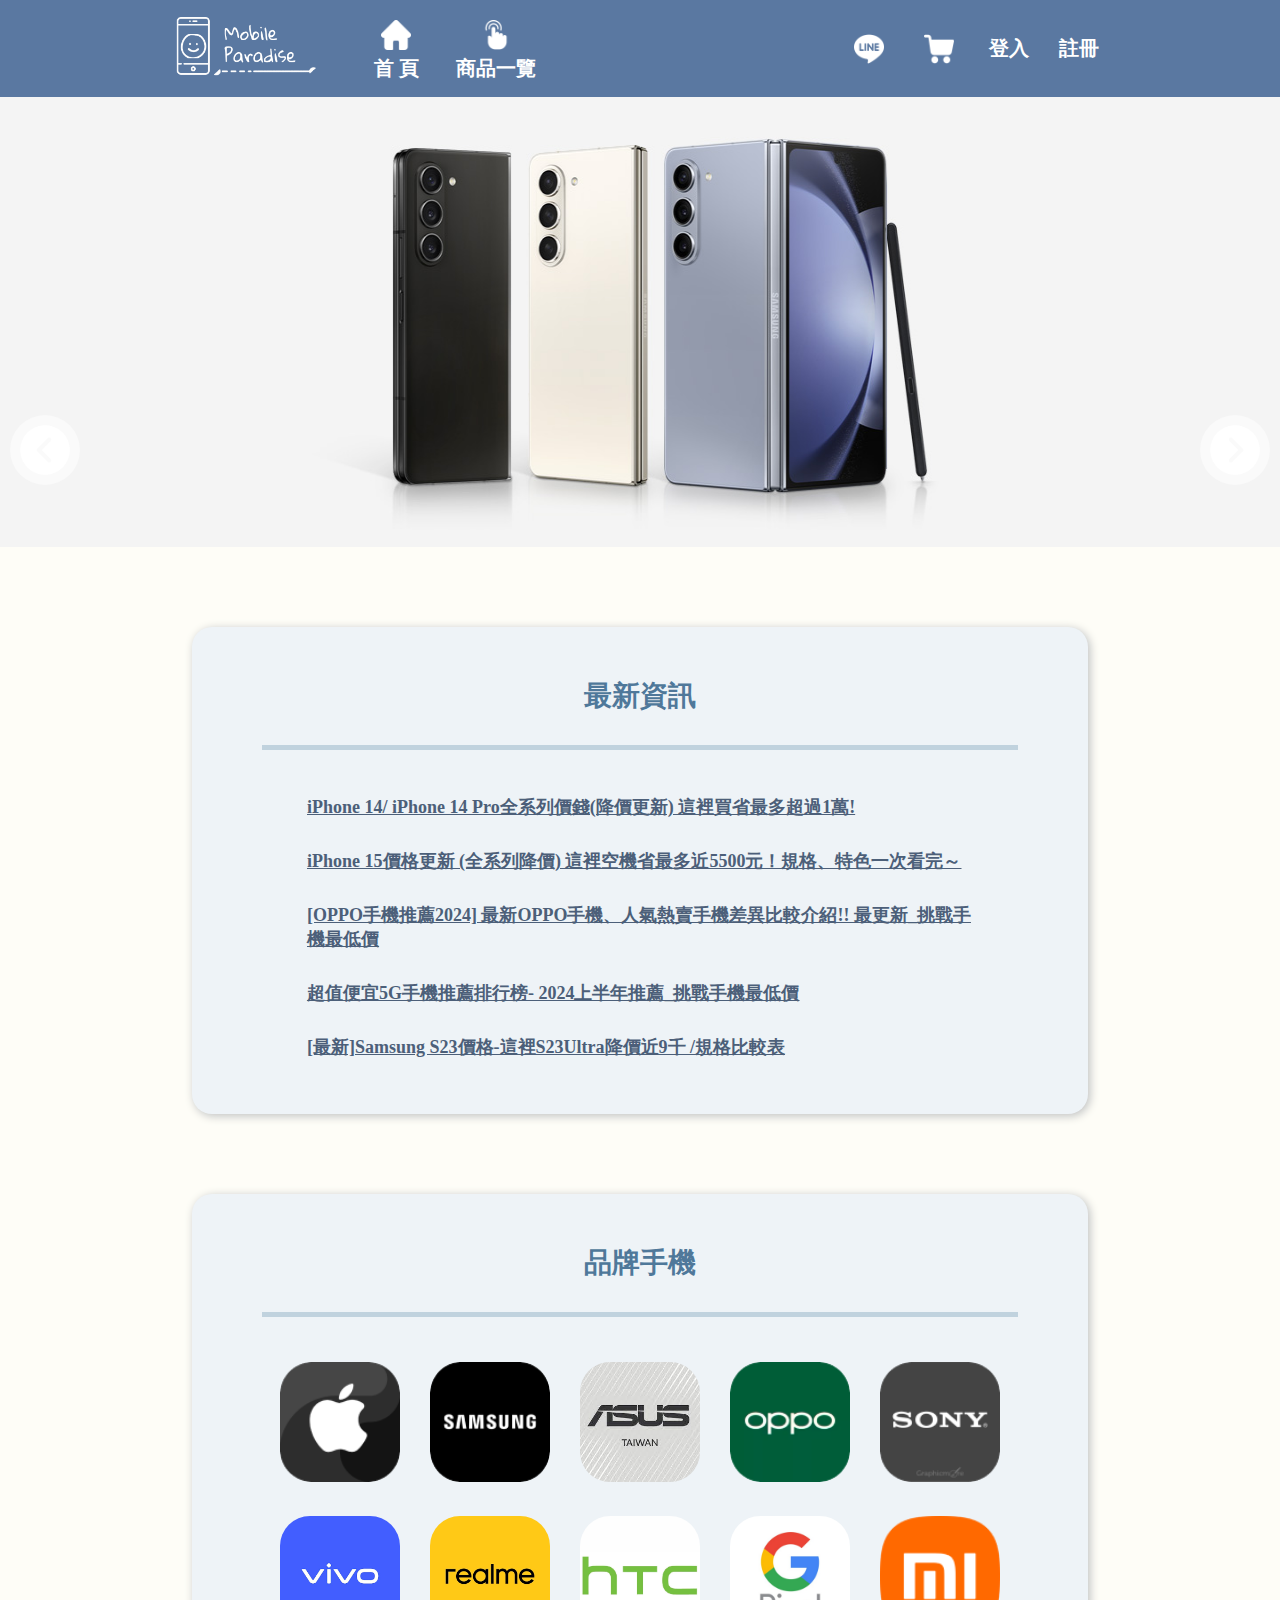
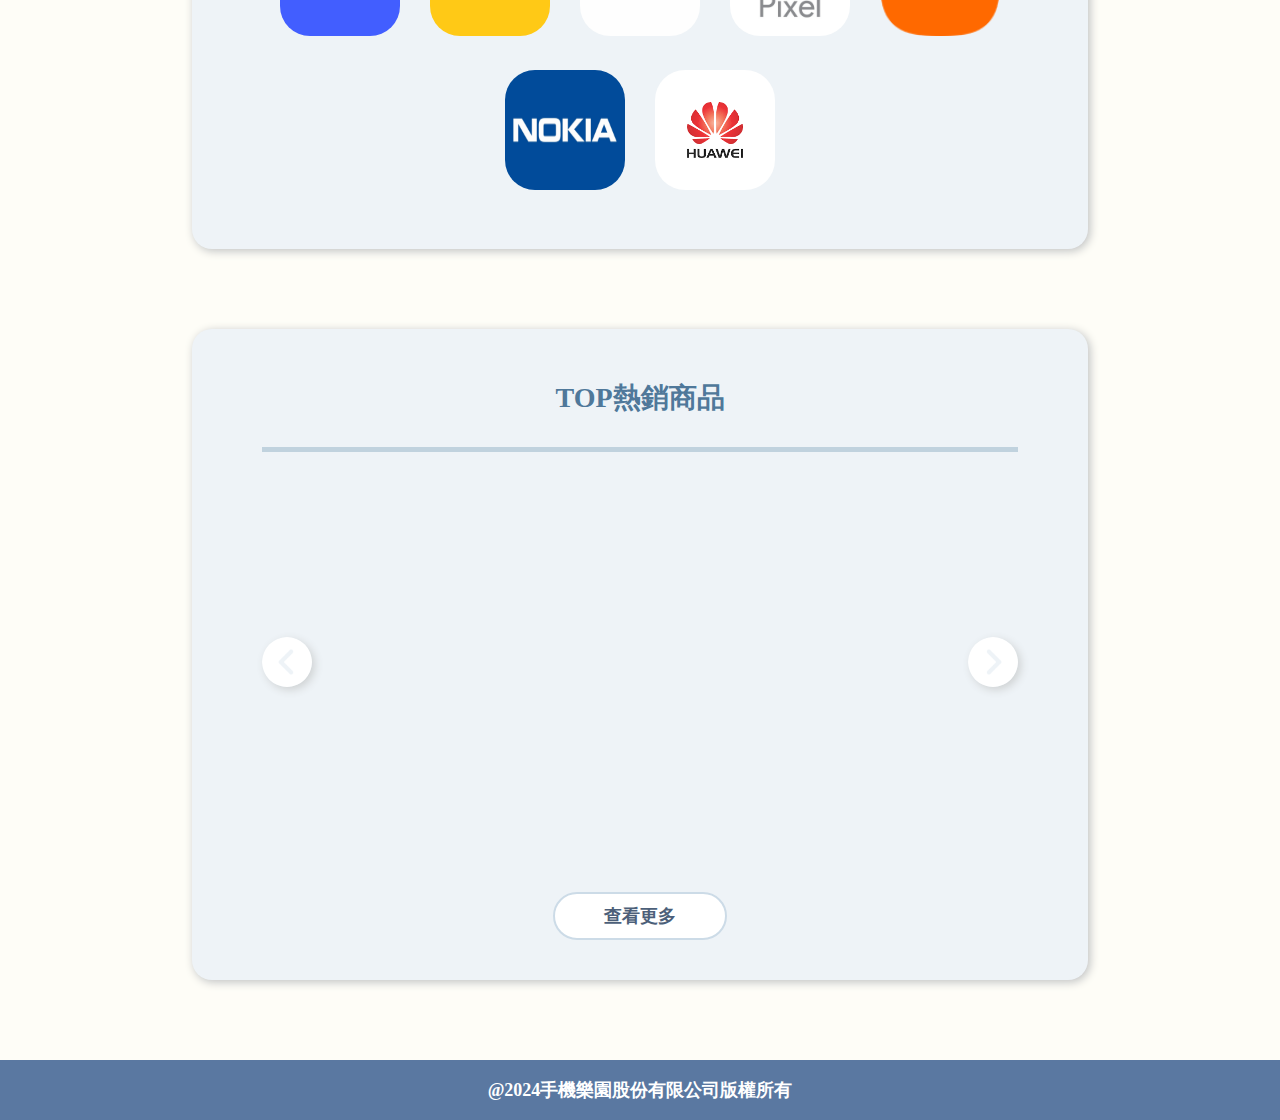
<file: Index/Index.html>
<!DOCTYPE html>
<html lang="en">

<head>
    <meta charset="UTF-8">
    <meta name="viewport" content="width=device-width, initial-scale=1.0">
    <link rel="stylesheet" href="./css/style_index.css">
    <link rel="stylesheet" href="./css/header.css">


    <title>首頁</title>
    
</head>




<body>
    <div>
        <!-- header -->
<header id="header">

    <!-- header左半部(logo/nav) -->
    <div class="header">

        <div id="t1" style="display: flex; flex-direction: row; ">
            <a href="./Index.html">
                <img src="image/logo.png" style="width: 150px; height: 60px; margin-right: 30px;">
            </a>                
            <div id="close123">
                <a href="" style="font-size: 50px; color: white;"><p>≡</p></a>
            </div>
        </div>

       <div class="n">
            <div class="nav_main" >
                <div class="nav">
                    <a href="./Index.html">
                        <img src="image/icon_home.png" >
                        <p>首 頁</p>
                    </a>                        
                </div>
                <div class="nav">
                    <a href="./product_all.html">
                    <img src="image/icon_touch.png" >
                        <p1>商品一覽</p1>  
                    </a>                        
                </div>
            </div>
       </div>


    </div>
    
        <div class="header">      
        <div class="n">
            <div class="nav_main">
                <div class="nav2">
                    <a href="https://lin.ee/HgVNDFW"><img src="image/icon_line.png" ></a>
                </div>
                <div class="nav2">
                    <a href="./cart.html"><img src="image/icon_cart.png" ></a>
               </div>
                <div class="nav2">
                    <a href="./login.html" class="login">登入</a>
                </div>
                <div class="nav2">
                    <a href="./register.html" class="register">註冊</a>
                </div>
            </div>        
        </div>
        </div>
</header>

<div id="hid" style="display: none; background-color: rgb(129, 156, 184);">
    <div class="hid">
                            <div class="nav">
                <a href="./Index.html">
                    <img src="image/icon_home.png" >
                    <p>首 頁</p>
                </a>                        
            </div>
            <div class="nav">
                <a href="./product_all.html">
                <img src="image/icon_touch.png" >
                    <p1>商品一覽</p1>  
                </a>                        
            </div>
    </div>
    <div class="hid"> 
                            <div class="nav2">
                <a href="https://lin.ee/HgVNDFW"><img src="image/icon_line.png" ></a>
            </div>
            <div class="nav2">
                <a href="./cart.html"><img src="image/icon_cart.png" ></a>
            </div>
            <div class="nav2">
                <a href="./login.html" class="login">登入</a>
            </div>
            <div class="nav2">
                <a href="./register.html" class="register">註冊</a>
            </div>
    </div>


        </div>        
    </div>


 <!-- 輪播圖 -->
<div class="carousel-container_img">
    <img src="image/icon_previous.png" id="prevBtn" class="pnBtn">
    <div class="carousel-slide_img">
        <img src="./image/carousel_1.jpg" alt="Image 1" id="firstClone">
        <img src="./image/carousel_2.jpg" alt="Image 2">
        <img src="./image/carousel_3.jpg" alt="Image 3" id="lastClone">
    </div>
    <img src="image/icon_next.png" id="nextBtn" class="pnBtn">
</div>

    <!-- 最新資訊 -->
    <div class="div">
        <div class="title">
            <p style="padding: 10px 10px;">最新資訊</p>
        </div>

        <div id="news" style="margin: 30px;">
            <a href="https://www.landtop.com.tw/reviews/146">iPhone 14/ iPhone 14 Pro全系列價錢(降價更新) 這裡買省最多超過1萬!</a>
            <a href="https://www.landtop.com.tw/reviews/256">iPhone 15價格更新 (全系列降價) 這裡空機省最多近5500元！規格、特色一次看完～</a>
            <a href="https://www.landtop.com.tw/reviews/73">[OPPO手機推薦2024] 最新OPPO手機、人氣熱賣手機差異比較介紹!! 最更新_挑戰手機最低價</a>
            <a href="https://www.landtop.com.tw/reviews/13">超值便宜5G手機推薦排行榜- 2024上半年推薦_挑戰手機最低價</a>
            <a href="https://www.landtop.com.tw/reviews/199">[最新]Samsung S23價格-這裡S23Ultra降價近9千 /規格比較表</a>
        </div>
    </div>

    <!-- 品牌手機 -->
    <div class="div">

        <div class="title">
            <p style="padding: 10px 10px;">品牌手機</p>
        </div>

        <div id="brand" style="margin: 30px 0;">

            <div class="brand">
                        <a href="./product_all.html?brand=Apple&value=2">
                            <img src="image/apple.png" alt="">
                        </a>
                        <a href="./product_all.html?brand=SamSung&value=2">
                            <img src="image/samsung.png" alt="">
                        </a>
                        <a href="./product_all.html?brand=ASUS&value=2">
                            <img src="image/asus.jpg" alt="">
                        </a>
                        <a href="./product_all.html?brand=Oppo&value=2">
                            <img src="image/oppo.png" alt="">
                        </a>
                        <a href="./product_all.html?brand=SONY&value=2">
                            <img src="image/SONY.png" alt="">
                        </a>
                        <a href="./product_all.html?brand=Vivo&value=2">
                            <img src="image/vivo.png" alt="">
                        </a>    
                        <a href="./product_all.html?brand=realme&value=2">
                            <img src="image/realme.png" alt="">
                        </a>
                        <a href="./product_all.html?brand=HTC&value=2">
                            <img src="image/htc.webp" alt="">
                        </a>
                        <a href="./product_all.html?brand=Google&value=2">
                            <img src="image/google.jpg" alt="">
                        </a>
                        <a href="./product_all.html?brand=mi&value=2">
                            <img src="image/mi.png" alt="">
                        </a>
                        <a href="./product_all.html?brand=nokia&value=2">
                            <img src="image/nokia.webp" alt="">
                        </a>
                        <a href="./product_all.html?brand=huawei&value=2">
                            <img src="image/huawei.png" alt="">
                        </a>                    
                </div>

        </div>

    </div>
    
    <!-- TOP熱銷商品 -->
    <div class="div">

        <div class="title">
            <p style="padding: 10px 10px;">TOP熱銷商品</p>
        </div>

        <div class="index" >

            <!-- 上一個 -->
            <img src="image/icon_previous.png" class="prev-btn next">

            <!-- 商品 -->
            <div class="carousel-container">
                <div class="carousel">
                     
                </div>
            </div>

            <!-- 下一個 -->
            <img src="image/icon_next.png" class="next-btn next">


        </div>

        <div class="more" style="margin: 30px 0;">
            <a href="./product_all.html?value=1" >查看更多</a>
        </div> 

    </div>

    <!-- footer -->
    <footer>
        <p>@2024手機樂園股份有限公司版權所有</p>
    </footer>
    <script src="./js/header.js"></script>
    <script src="./js/Index_GetHotProduct.js"></script>
</body>

</html>
</file>
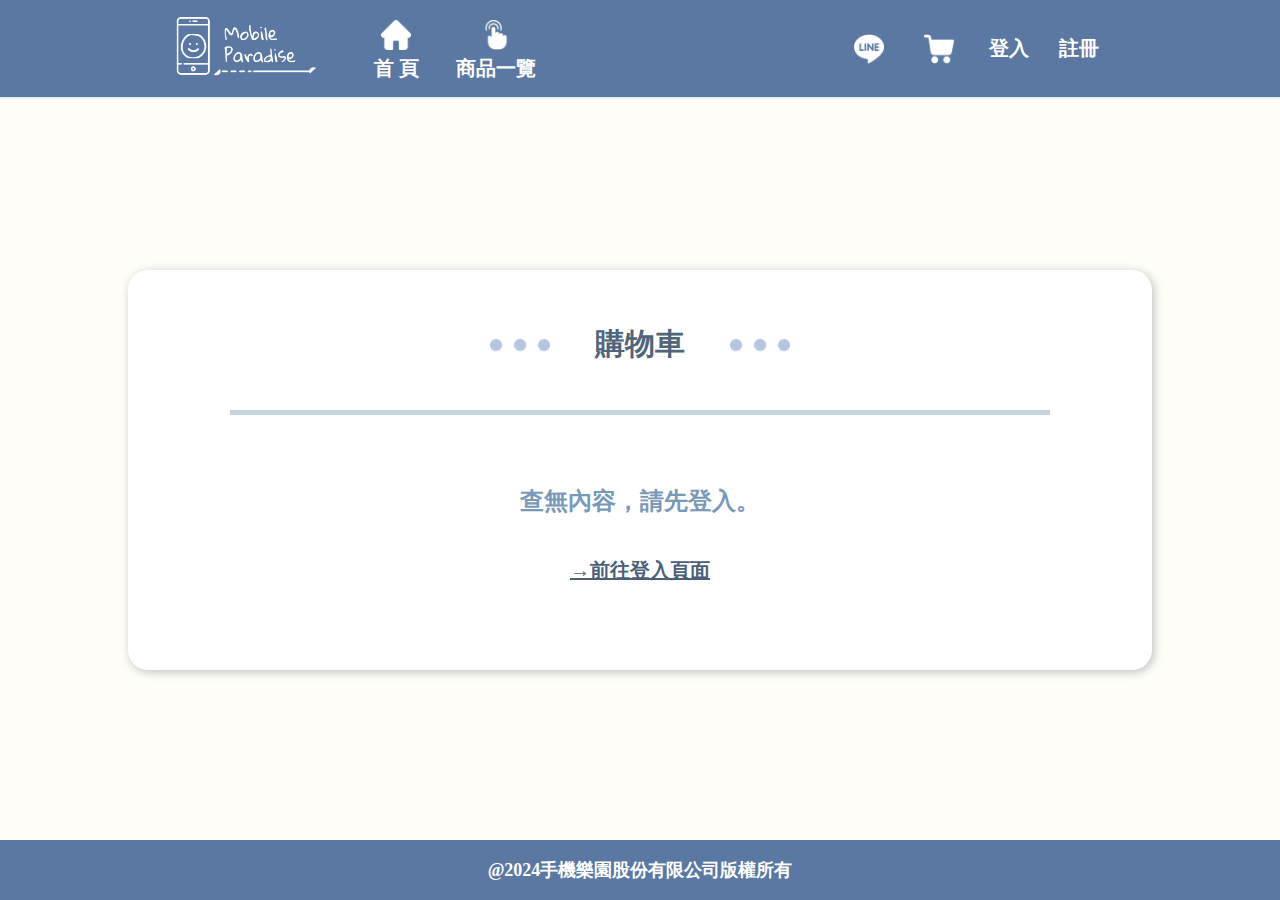
<file: Index/cart.html>
<!DOCTYPE html>
<html lang="en">

<head>
    <meta charset="UTF-8">
    <meta name="viewport" content="width=device-width, initial-scale=1.0">
    <link rel="stylesheet" href="./css/style_cart.css">
    <link rel="stylesheet" href="./css/header.css">


    <title>購物車</title>

</head>

<body>

    <div id="header">
        <!-- header -->
  <header>

      <!-- header左半部(logo/nav) -->
      <div div class="header">
          <a href="./Index.html">
              <img src="image/logo.png" style="width: 150px; height: 60px; margin-right: 30px;">
          </a>           
      
      <div class="nav_main" >
              <div class="nav">
                  <a href="./Index.html">
                      <img src="image/icon_home.png" >
                      <p>首 頁</p>
                  </a>                        
              </div>
              <div class="nav">
                  <a href="./product_all.html">
                  <img src="image/icon_touch.png" >
                      <p1>商品一覽</p1>  
                  </a>                        
              </div>
          </div>

      </div>

      <!-- 右半部(line/購物車/會員) -->
      <div div class="header">
          <div class="nav_main">
              <div class="nav2">
                  <a href="https://lin.ee/HgVNDFW"><img src="image/icon_line.png" ></a>
              </div>
              <div class="nav2">
                  <a href="./cart.html"><img src="image/icon_cart.png" ></a>
          </div>
              <div class="nav2">
                  <a href="./login.html">登入</a>
              </div>
              <div class="nav2">
                  <a href="./register.html">註冊</a>
              </div>
          </div>
      </div>

  </header>

  <!-- 路徑 -->
  <div class="path">
  </div>
  </div>
 
  


     <!-- 內容 -->
     <div id="main"> 
        
            <div class="main_title">
                <img src="image/icon_dots.png" >
                <p>購物車</p>
                <img src="image/icon_dots.png" >
            </div>

            <div class="main">

                <div class="item">                

                </div>
                <h2 id="fare"></h2>
                <h2 id="total" class="total" style="font-size: 30px;display: none;"></h2>
                <h2 id="total2" class="total2" style="font-size: 30px;display: none;"></h2>
                <h2 id="total3" class="total3" style="font-size: 30px;display: none;"></h2>
                <h2 id="error" style="display: flex; justify-content: center;">查無內容，請先登入。 </h2>
                <h2 id="go_login" style="display: flex; justify-content: center;"><a href="./login.html" >→前往登入頁面</a> </h2>
            </div>           
            <p id="button" style="display: none;"><a href="./checkout.html" >結帳</a></p>

     </div>

    <!-- footer -->
    <footer >
        <p>@2024手機樂園股份有限公司版權所有</p>
    </footer>
    
    <script src="./js/header.js"></script>
    <script src="./js/cart.js"></script>
</body>

</html>
</file>
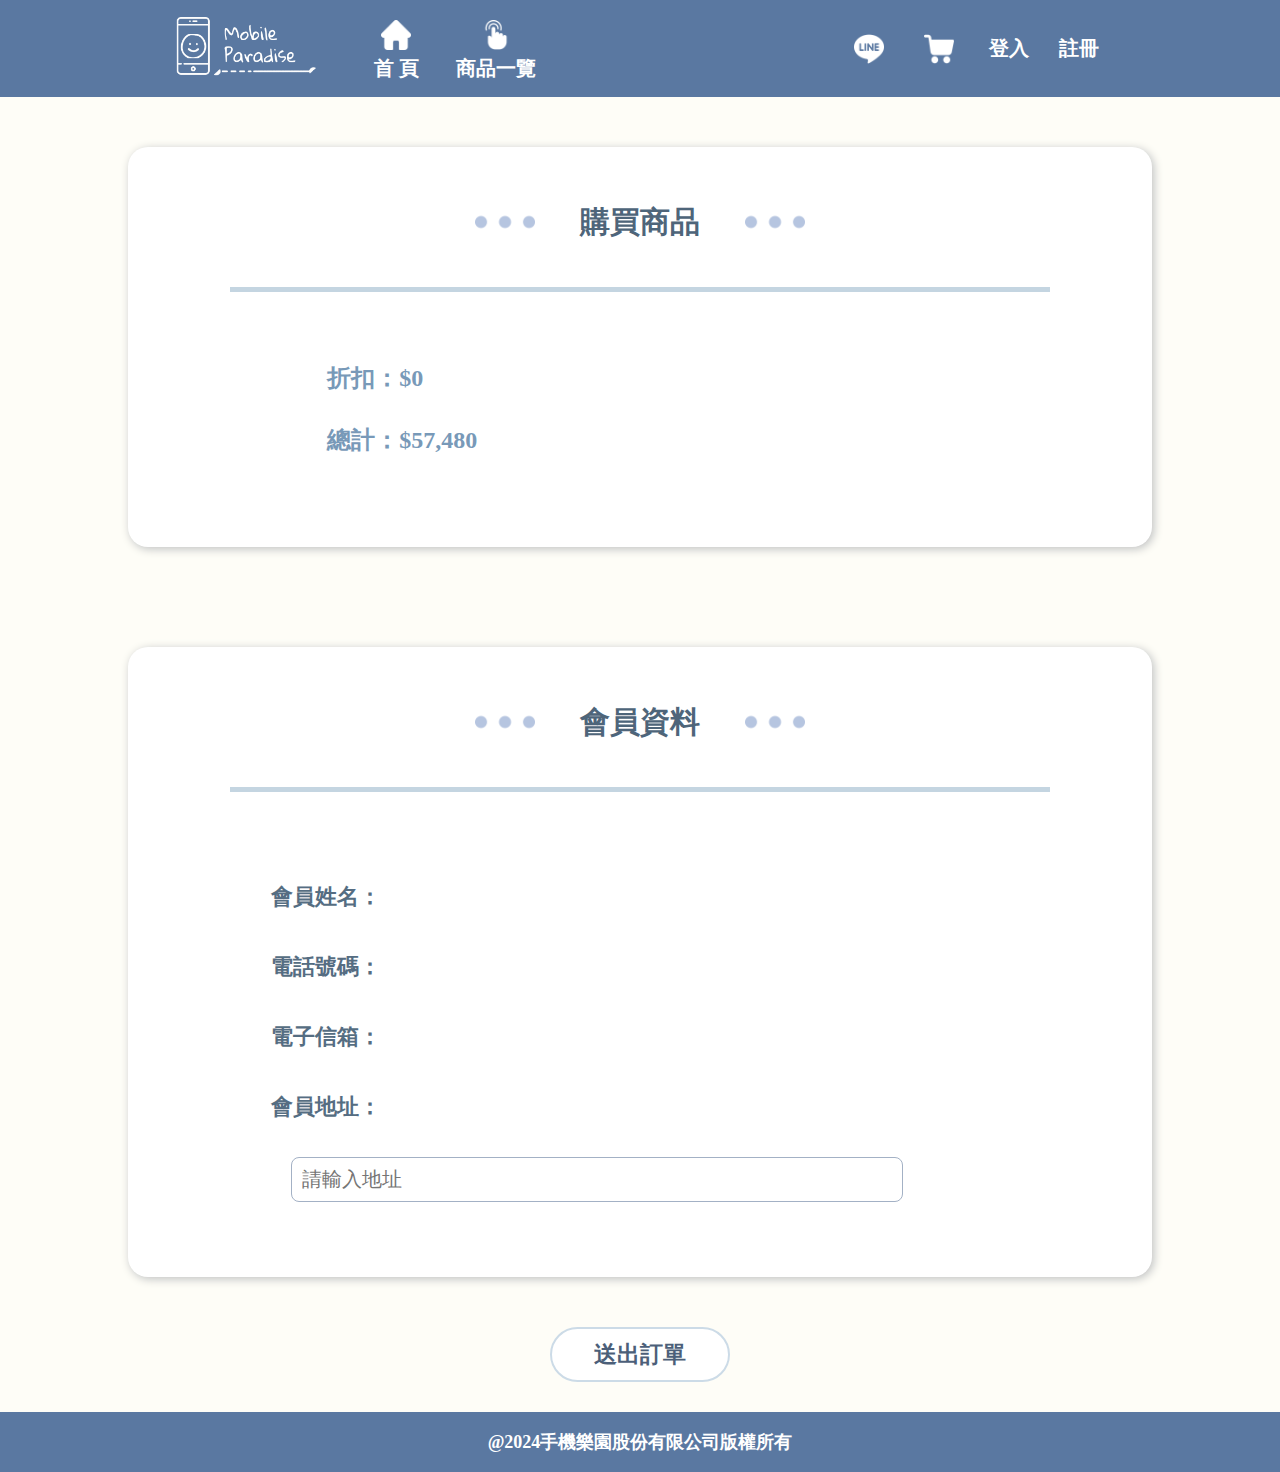
<file: Index/checkout.html>
<!DOCTYPE html>
<html lang="en">

<head>
    <meta charset="UTF-8">
    <meta name="viewport" content="width=device-width, initial-scale=1.0">
    <link rel="stylesheet" href="./css/style_cart.css">
    <link rel="stylesheet" href="./css/header.css">


    <title>結帳</title>

</head>

<body>

    <div>
        <!-- header -->
<header id="header">

    <!-- header左半部(logo/nav) -->
    <div class="header">

        <div id="t1" style="display: flex; flex-direction: row; ">
            <a href="./Index.html">
                <img src="image/logo.png" style="width: 150px; height: 60px; margin-right: 30px;">
            </a>                
            <div id="close123">
                <a href="" style="font-size: 50px; color: white;"><p>≡</p></a>
            </div>
        </div>

       <div class="n">
            <div class="nav_main" >
                <div class="nav">
                    <a href="./Index.html">
                        <img src="image/icon_home.png" >
                        <p>首 頁</p>
                    </a>                        
                </div>
                <div class="nav">
                    <a href="./product_all.html">
                    <img src="image/icon_touch.png" >
                        <p1>商品一覽</p1>  
                    </a>                        
                </div>
            </div>
       </div>


    </div>
    
        <div class="header">      
        <div class="n">
            <div class="nav_main">
                <div class="nav2">
                    <a href="https://lin.ee/HgVNDFW"><img src="image/icon_line.png" ></a>
                </div>
                <div class="nav2">
                    <a href="./cart.html"><img src="image/icon_cart.png" ></a>
               </div>
                <div class="nav2">
                    <a href="./login.html" class="login">登入</a>
                </div>
                <div class="nav2">
                    <a href="./register.html" class="register">註冊</a>
                </div>
            </div>        
        </div>
        </div>
</header>

<div id="hid" style="display: none; background-color: rgb(129, 156, 184);">
    <div class="hid">
                            <div class="nav">
                <a href="./Index.html">
                    <img src="image/icon_home.png" >
                    <p>首 頁</p>
                </a>                        
            </div>
            <div class="nav">
                <a href="./product_all.html">
                <img src="image/icon_touch.png" >
                    <p1>商品一覽</p1>  
                </a>                        
            </div>
    </div>
    <div class="hid"> 
                            <div class="nav2">
                <a href="https://lin.ee/HgVNDFW"><img src="image/icon_line.png" ></a>
            </div>
            <div class="nav2">
                <a href="./cart.html"><img src="image/icon_cart.png" ></a>
            </div>
            <div class="nav2">
                <a href="./login.html" class="login">登入</a>
            </div>
            <div class="nav2">
                <a href="./register.html" class="register">註冊</a>
            </div>
    </div>


        </div>        
    </div>


    <!-- 購物車內容 -->
    <div id="main">

            <div class="main_title">
                <img src="image/icon_dots.png" >
                <p>購買商品</p>
                <img src="image/icon_dots.png" >
            </div>

            <div class="main">

                <div class="item">
                </div>

                <h2 class="discount">折扣：$0</h2>
                <h2 class="total">總計：$57,480</h2>

            </div>           

    </div>

    <!-- 會員資料內容 -->
    <form action="/api/Cart/Order" class="form" id="CheckoutForm" method="post">

        <div id="main" style="width: 80%;">
            
            <div class="main_title">
                <img src="image/icon_dots.png" >
                <p>會員資料</p>
                <img src="image/icon_dots.png" >
            </div>

            <div class="main">

                <div class="user_content">
                    <div class="user">
                        <p >會員姓名：<div id="Name" style="margin-left: 20px;"></div></p>
                    </div>
                    <div class="user">
                        <p>電話號碼：<div id="Cellphone" style="margin-left: 20px;"></div></p>
                    </div>
                    <div class="user">
                        <p>電子信箱：<div id="Email" style="margin-left: 20px;"></div></p>
                    </div>
                    
                    <p class="user" style="display: flex; flex-direction: column;">會員地址： <input type="text" placeholder="請輸入地址" class="text" name="address" style="margin-left: 20px;" required>  </p>
                </div>
            </div>

        </div>

        <input type="submit" value="送出訂單" id="checkout_button">

    </form>

    <!-- footer -->
    <footer >
        <p>@2024手機樂園股份有限公司版權所有</p>
    </footer>
    
    <script src="./js/header.js"></script>
    <script src="./js/checkout.js"></script>
</body>

</html>
</file>
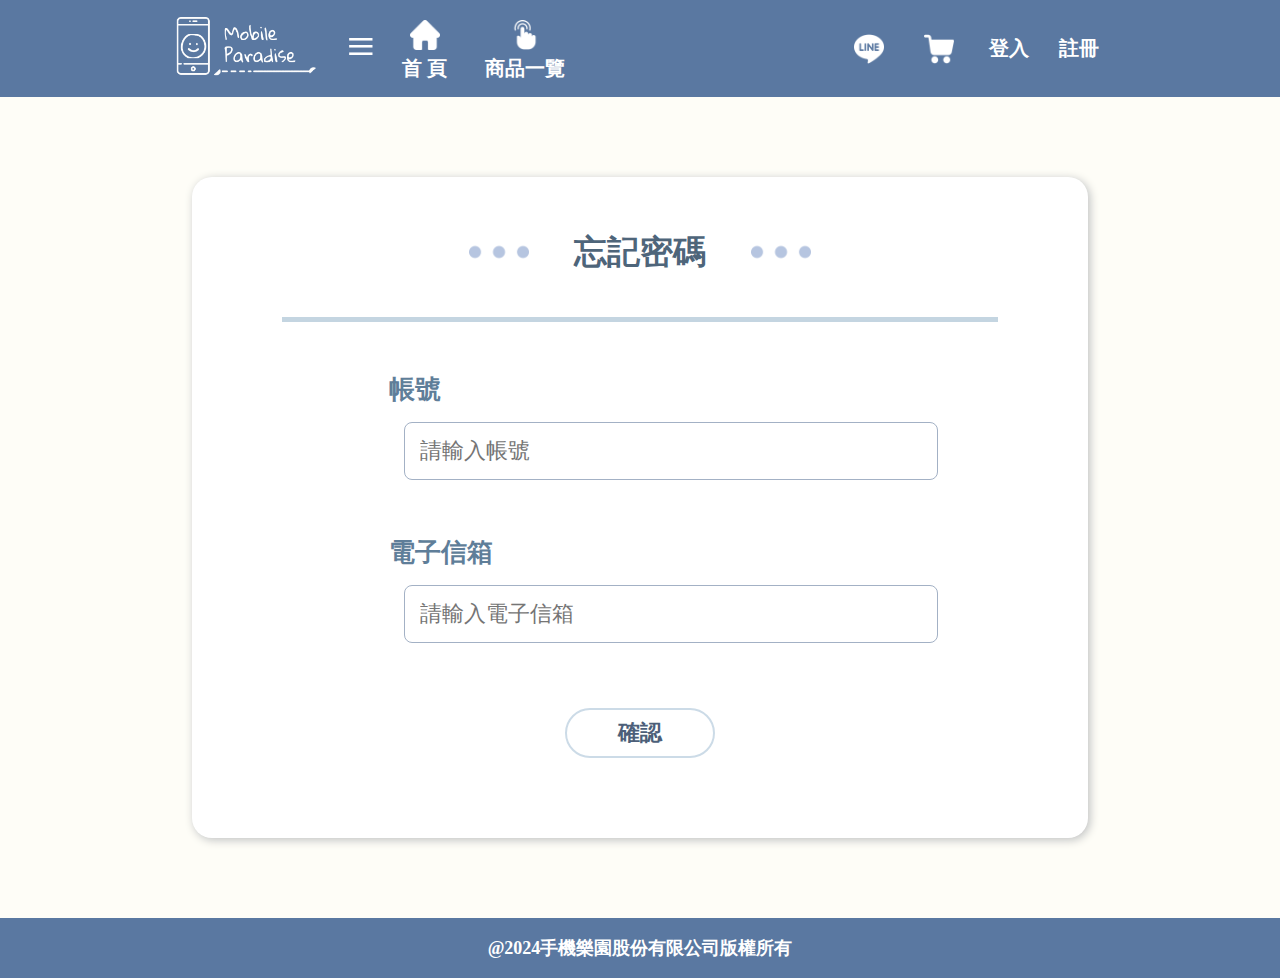
<file: Index/forget_password.html>
<!DOCTYPE html>
<html lang="en">

<head>
    <meta charset="UTF-8">
    <meta name="viewport" content="width=device-width, initial-scale=1.0">
    <link rel="stylesheet" href="./css/style_login.register.css">
    <link rel="stylesheet" href="./css/header.css">
    <title>忘記密碼</title>
</head>

<body>

    <div>
        <!-- header -->
<header id="header">

    <!-- header左半部(logo/nav) -->
    <div class="header">

        <div id="t1" style="display: flex; flex-direction: row; ">
            <a href="./Index.html">
                <img src="image/logo.png" style="width: 150px; height: 60px; margin-right: 30px;">
            </a>                
            <div id="close">
                <a href="" style="font-size: 50px; color: white;"><p>≡</p></a>
            </div>
        </div>

       <div class="n">
            <div class="nav_main" >
                <div class="nav">
                    <a href="./Index.html">
                        <img src="image/icon_home.png" >
                        <p>首 頁</p>
                    </a>                        
                </div>
                <div class="nav">
                    <a href="./product_all.html">
                    <img src="image/icon_touch.png" >
                        <p1>商品一覽</p1>  
                    </a>                        
                </div>
            </div>
       </div>


    </div>
    
        <div class="header">      
        <div class="n">
            <div class="nav_main">
                <div class="nav2">
                    <a href="https://lin.ee/HgVNDFW"><img src="image/icon_line.png" ></a>
                </div>
                <div class="nav2">
                    <a href="./cart.html"><img src="image/icon_cart.png" ></a>
               </div>
                <div class="nav2">
                    <a href="./login.html" class="login">登入</a>
                </div>
                <div class="nav2">
                    <a href="./register.html" class="register">註冊</a>
                </div>
            </div>        
        </div>
        </div>
</header>

<div id="hid" style="display: none; background-color: rgb(129, 156, 184);">
    <div class="hid">
                            <div class="nav">
                <a href="./Index.html">
                    <img src="image/icon_home.png" >
                    <p>首 頁</p>
                </a>                        
            </div>
            <div class="nav">
                <a href="./product_all.html">
                <img src="image/icon_touch.png" >
                    <p1>商品一覽</p1>  
                </a>                        
            </div>
    </div>
    <div class="hid"> 
                            <div class="nav2">
                <a href="https://lin.ee/HgVNDFW"><img src="image/icon_line.png" ></a>
            </div>
            <div class="nav2">
                <a href="./cart.html"><img src="image/icon_cart.png" ></a>
            </div>
            <div class="nav2">
                <a href="./login.html" class="login">登入</a>
            </div>
            <div class="nav2">
                <a href="./register.html" class="register">註冊</a>
            </div>
    </div>


        </div>        
    </div>
</div>
</div>


     <!-- 註冊內容 -->
     <div id="main">

            <div class="main_title">
                <img src="image/icon_dots.png" >
                <p>忘記密碼</p>
                <img src="image/icon_dots.png" >
            </div>

            <form action="" class="form">

                    <div class="div">
                        <p>帳號</p>
                        <input type="text" placeholder="請輸入帳號" class="text" name="username">  
                    </div>
                        
                    <div class="div">
                        <p>電子信箱</p>
                        <input type="email" placeholder="請輸入電子信箱" class="text" name="email">  
                    </div>
                    <div id="goreg">
                    <input type="submit" value="確認" class="button "> 
                </div>    
            </form>     
                            
         

     </div>

    <!-- footer -->
    <footer>
        <p>@2024手機樂園股份有限公司版權所有</p>
    </footer>
    <script src="./js/forget_password.js"></script>
</body>
</html>
</file>
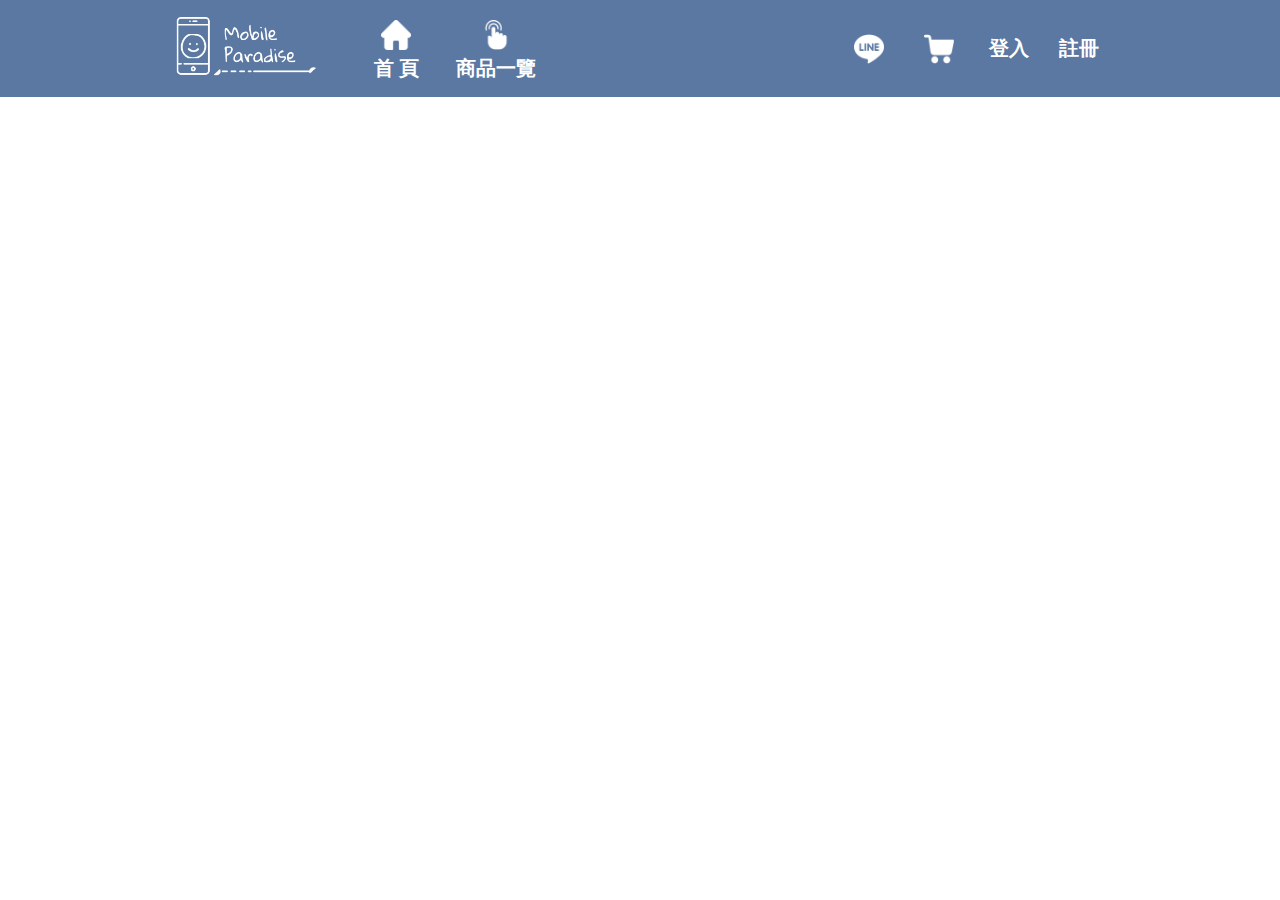
<file: Index/header.html>
<!DOCTYPE html>
<html lang="en">

<head>
    <meta charset="UTF-8">
    <meta name="viewport" content="width=device-width, initial-scale=1.0">
    <link rel="stylesheet" href="./css/header.css">


    <title>header</title>

</head>   

     <!-- header -->
     <header>

        <!-- header左半部(logo/nav) -->
        <div div class="header">
            <a href="./Index.html">
                <img src="image/logo.png" style="width: 150px; height: 60px; margin-right: 30px;">
            </a>           
           
           <div class="nav_main" >
                <div class="nav">
                    <a href="./Index.html">
                        <img src="image/icon_home.png" >
                        <p>首 頁</p>
                    </a>                        
                </div>
                <div class="nav">
                    <a href="./product_all.html">
                      <img src="image/icon_touch.png" >
                        <p1>商品一覽</p1>  
                    </a>                        
                </div>
            </div>

        </div>

        <!-- 右半部(line/購物車/會員) -->
        <div div class="header">
            <div class="nav_main">
                <div class="nav2">
                    <a href="https://lin.ee/HgVNDFW"><img src="image/icon_line.png" ></a>
                </div>
                <div class="nav2">
                    <a href="./cart.html"><img src="image/icon_cart.png" ></a>
               </div>
                <div class="nav2">
                    <a href="./login.html">登入</a>
                </div>
                <div class="nav2">
                    <a href="./register.html">註冊</a>
                </div>
            </div>
        </div>
        <script src="./js/header.js"></script>
    </header>
</file>
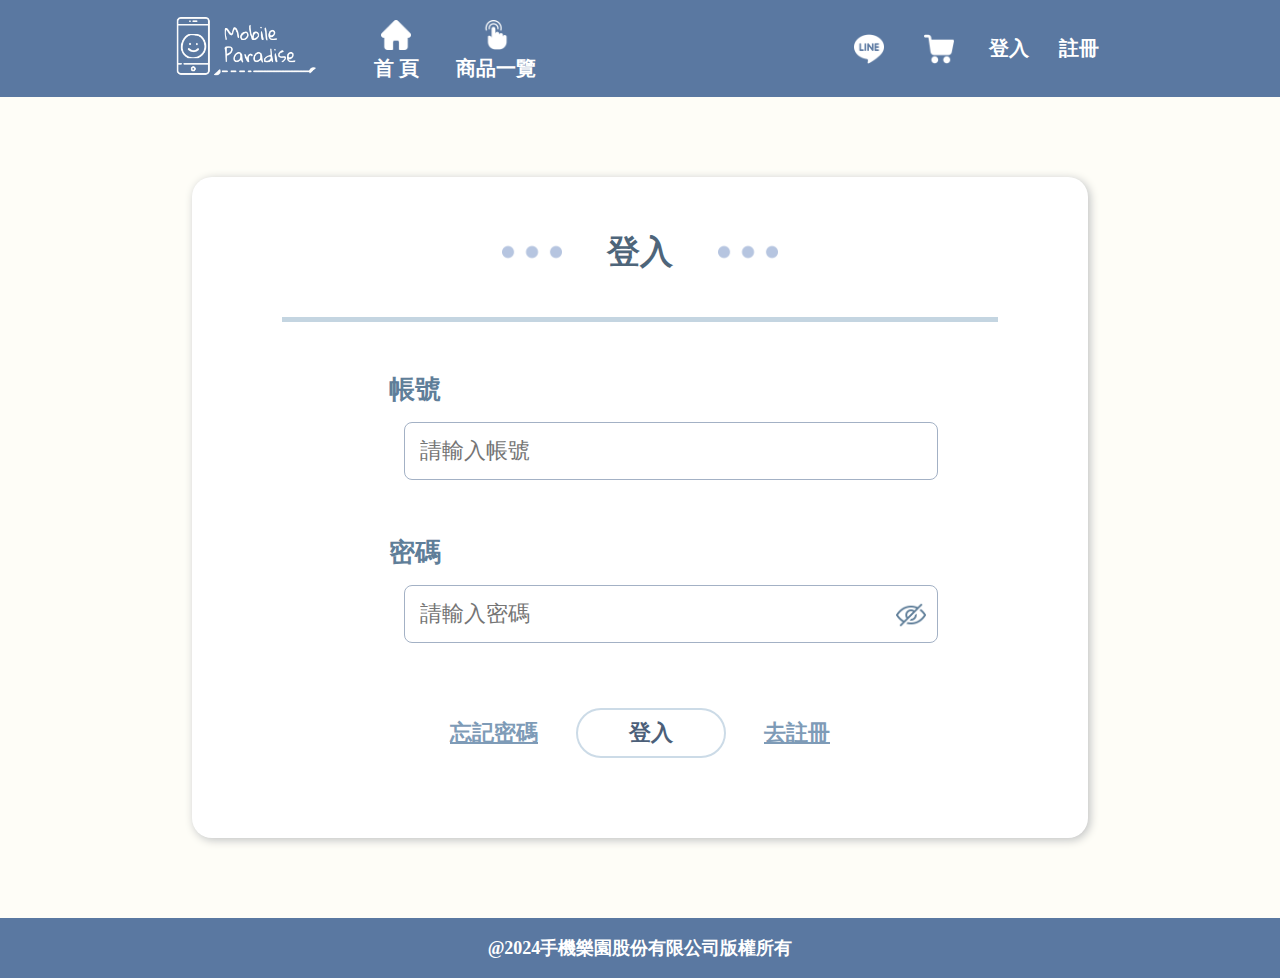
<file: Index/login.html>
<!DOCTYPE html>
<html lang="en">

<head>
    <meta charset="UTF-8">
    <meta name="viewport" content="width=device-width, initial-scale=1.0">
    <link rel="stylesheet" href="./css/style_login.register.css">
    <link rel="stylesheet" href="./css/header.css">
    <title>登入</title>
</head>

<body>

    <!-- header -->
    <header id="header">

        <!-- header左半部(logo/nav) -->
        <div div class="header">
            <a href="./Index.html">
                <img src="image/logo.png" style="width: 150px; height: 60px; margin-right: 30px;">
            </a>           
        
        <div class="nav_main" >
                <div class="nav">
                    <a href="./Index.html">
                        <img src="image/icon_home.png" >
                        <p>首 頁</p>
                    </a>                        
                </div>
                <div class="nav">
                    <a href="./product_all.html">
                    <img src="image/icon_touch.png" >
                        <p1>商品一覽</p1>  
                    </a>                        
                </div>
            </div>

        </div>

        <!-- 右半部(line/購物車/會員) -->
        <div div class="header">
            <div class="nav_main">
                <div class="nav2">
                    <a href="https://lin.ee/HgVNDFW"><img src="image/icon_line.png" ></a>
                </div>
                <div class="nav2">
                    <a href="./cart.html"><img src="image/icon_cart.png" ></a>
            </div>
                <div class="nav2">
                    <a href="./login.html">登入</a>
                </div>
                <div class="nav2">
                    <a href="./register.html">註冊</a>
                </div>
            </div>
        </div>

    </header>

     <!-- 註冊內容 -->
     <div id="main">

            <div class="main_title">
                <img src="image/icon_dots.png" >
                <p>登入</p>
                <img src="image/icon_dots.png" >
            </div>

            <form action="" class="form">

                    <div class="div">
                        <p>帳號</p>
                        <input type="text" placeholder="請輸入帳號" class="text" name="username">  
                    </div>
                        
                    <div class="password">
                        <p>密碼</p>
                        <input type="password" placeholder="請輸入密碼" class="text" name="password" >  
                        <img id="toggleIcon" class="toggle-password" src="./image/hide.png" onclick="togglePasswordVisibility()" alt="Toggle Password">
                    </div>
                    <div id="goreg">
                        <a href="./forget_password.html"><p>忘記密碼</p></a>
                    <input type="submit" value="登入" class="button "> 
                    <a href="./register.html"><p>去註冊</p></a>
                </div>    
            </form>     
                            
         
     </div>

    <!-- footer -->
    <footer>
        <p>@2024手機樂園股份有限公司版權所有</p>
    </footer>
    <script src="./js/login.js"></script>
</body>
</html>
</file>
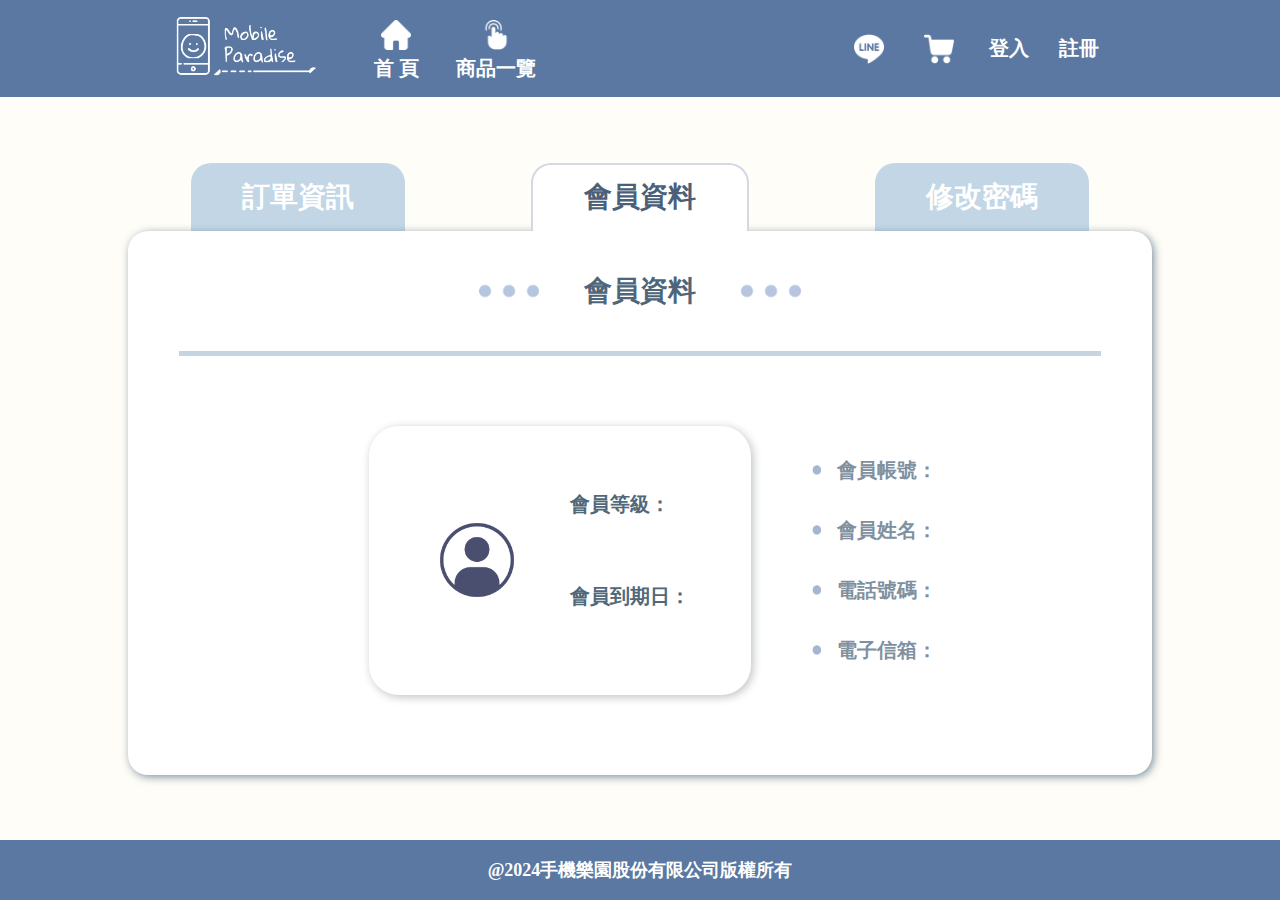
<file: Index/member.html>
<!DOCTYPE html>
<html lang="en">

<head>
    <meta charset="UTF-8">
    <meta name="viewport" content="width=device-width, initial-scale=1.0">
    <link rel="stylesheet" href="./css/style_member.css">
    <link rel="stylesheet" href="./css/header.css">


    <title>會員資料</title>

</head>

<body>
    <div>
        <!-- header -->
<header id="header">

    <!-- header左半部(logo/nav) -->
    <div class="header">

        <div id="t1" style="display: flex; flex-direction: row; ">
            <a href="./Index.html">
                <img src="image/logo.png" style="width: 150px; height: 60px; margin-right: 30px;">
            </a>                
            <div id="close">

            </div>
        </div>

       <div class="n">
            <div class="nav_main" >
                <div class="nav">
                    <a href="./Index.html">
                        <img src="image/icon_home.png" >
                        <p>首 頁</p>
                    </a>                        
                </div>
                <div class="nav">
                    <a href="./product_all.html">
                    <img src="image/icon_touch.png" >
                        <p1>商品一覽</p1>  
                    </a>                        
                </div>
            </div>
       </div>


    </div>
    
        <div class="header">      
        <div class="n">
            <div class="nav_main">
                <div class="nav2">
                    <a href="https://lin.ee/HgVNDFW"><img src="image/icon_line.png" ></a>
                </div>
                <div class="nav2">
                    <a href="./cart.html"><img src="image/icon_cart.png" ></a>
               </div>
                <div class="nav2">
                    <a href="./login.html" class="login">登入</a>
                </div>
                <div class="nav2">
                    <a href="./register.html" class="register">註冊</a>
                </div>
            </div>        
        </div>
        </div>
</header>

<div id="hid" style="display: none; background-color: rgb(129, 156, 184);">
    <div class="hid">
                            <div class="nav">
                <a href="./Index.html">
                    <img src="image/icon_home.png" >
                    <p>首 頁</p>
                </a>                        
            </div>
            <div class="nav">
                <a href="./product_all.html">
                <img src="image/icon_touch.png" >
                    <p1>商品一覽</p1>  
                </a>                        
            </div>
    </div>
    <div class="hid"> 
                            <div class="nav2">
                <a href="https://lin.ee/HgVNDFW"><img src="image/icon_line.png" ></a>
            </div>
            <div class="nav2">
                <a href="./cart.html"><img src="image/icon_cart.png" ></a>
            </div>
            <div class="nav2">
                <a href="./login.html" class="login">登入</a>
            </div>
            <div class="nav2">
                <a href="./register.html" class="register">註冊</a>
            </div>
    </div>


        </div>        
    </div>
</div>
</div>



    <div id="all2">

         <!-- 頁籤 -->
     <div id="main">

        <a href="./order.html" class="title">
                <h2>訂單資訊</h2>
        </a>
        
        <div class="title_white">
            <h2>會員資料</h2>
        </div>
        
        <a href="./password.html" class="title">
                <h2>修改密碼</h2>
        </a>
        
     </div>

     <!-- 內容 -->
     <div id="content2">
        
        <!-- 內標題 -->
        <div class="main_title">
            <img src="image/icon_dots.png" >
            <p>會員資料</p>
            <img src="image/icon_dots.png" >
        </div>

        

        <!-- 會員資料 -->
        <div id="member">
            <div id="card">
                <div id="member_img">
                    <img src="./image/member.png" alt="" >
                </div>
                <div id="member_item">
                    <div class="member_card change" style="display: flex; flex-direction: column; ">
                        <h3>會員等級：</h3>
                        <p id="memberKind"></p>
                    </div>
                    <div class="member_card change" style="display: flex; flex-direction: column;">
                        <h3>會員到期日：</h3>
                        <p id="memberTime"></p>
                    </div>  
                </div>
                                  
            </div>
            <div style="display: flex; flex-direction: column; justify-content: center;">
                 <div class="member">
                <img src="./image/circle.png" alt="" >
                <h3>會員帳號：</h3>
                <p id="Account1"></p>
                </div>
                <div class="member">
                    <img src="./image/circle.png" alt="" >
                    <h3>會員姓名：</h3>
                    <p id="Name"></p>
                </div>
                <div class="member">
                    <img src="./image/circle.png" alt="" >
                    <h3>電話號碼：</h3>
                    <p id="Cellphone"></p>
                </div>
                <div class="member change">
                    <img src="./image/circle.png" alt="" >
                    <h3>電子信箱：</h3>
                    <p id="Email"></p>
                </div>

            </div>
           
        </div>
     
     </div>
     


    </div>
    
    <!-- footer -->
    <footer>
        <p>@2024手機樂園股份有限公司版權所有</p>
    </footer>
    
    <script src="./js/header.js"></script>
    <script src="./js/member.js"></script>
</body>

</html>
</file>
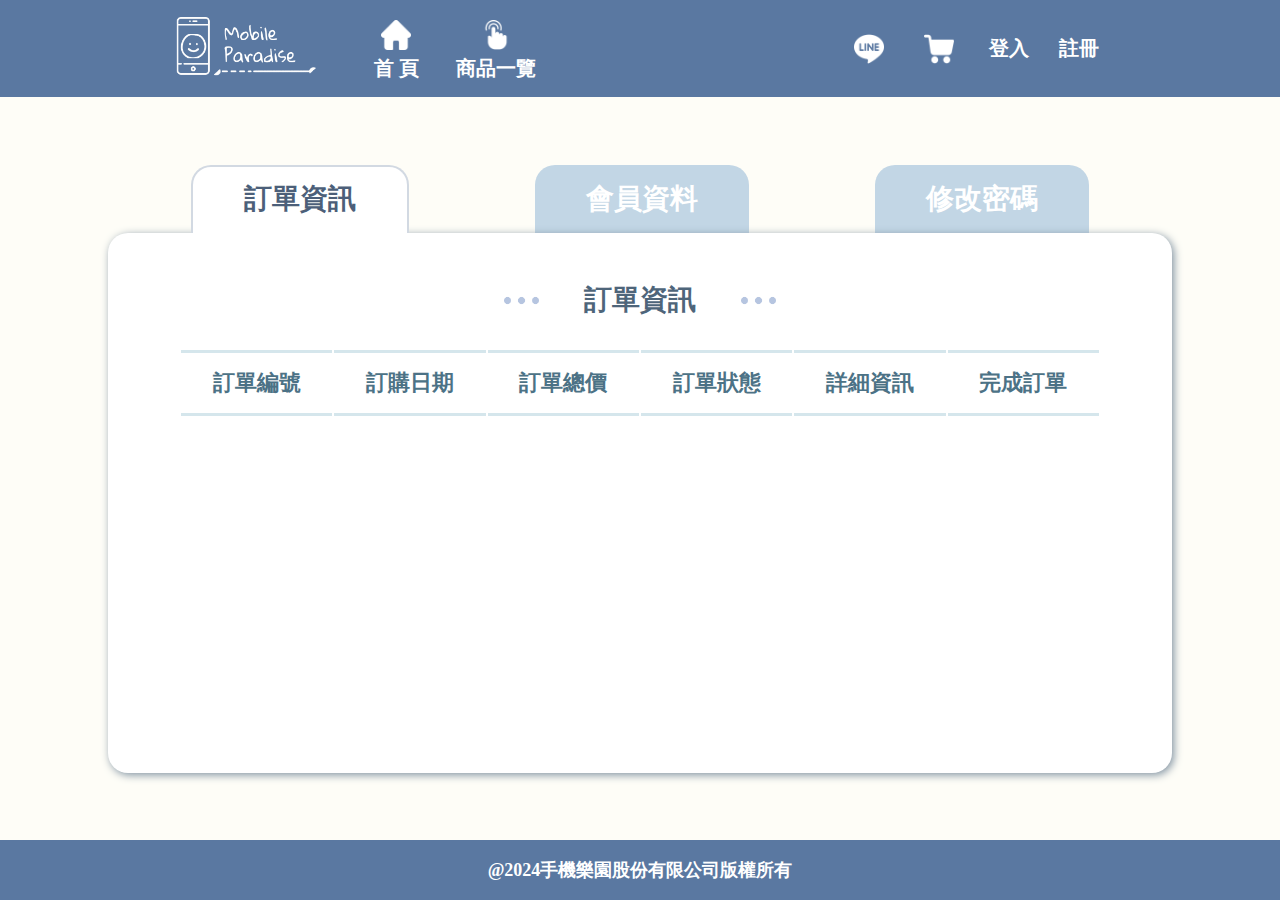
<file: Index/order.html>
<!DOCTYPE html>
<html lang="en">

<head>
    <meta charset="UTF-8">
    <meta name="viewport" content="width=device-width, initial-scale=1.0">
    <link rel="stylesheet" href="./css/style_member.css">
    <link rel="stylesheet" href="./css/header.css">


    <title>訂單資訊</title>

</head>

<body>

    <div>
        <!-- header -->
<header id="header">

    <!-- header左半部(logo/nav) -->
    <div class="header">

        <div id="t1" style="display: flex; flex-direction: row; ">
            <a href="./Index.html">
                <img src="image/logo.png" style="width: 150px; height: 60px; margin-right: 30px;">
            </a>                
            
        </div>

       <div class="n">
            <div class="nav_main" >
                <div class="nav">
                    <a href="./Index.html">
                        <img src="image/icon_home.png" >
                        <p>首 頁</p>
                    </a>                        
                </div>
                <div class="nav">
                    <a href="./product_all.html">
                    <img src="image/icon_touch.png" >
                        <p1>商品一覽</p1>  
                    </a>                        
                </div>
            </div>
       </div>


    </div>
    
        <div class="header">      
        <div class="n">
            <div class="nav_main">
                <div class="nav2">
                    <a href="https://lin.ee/HgVNDFW"><img src="image/icon_line.png" ></a>
                </div>
                <div class="nav2">
                    <a href="./cart.html"><img src="image/icon_cart.png" ></a>
               </div>
                <div class="nav2">
                    <a href="./login.html" class="login">登入</a>
                </div>
                <div class="nav2">
                    <a href="./register.html" class="register">註冊</a>
                </div>
            </div>        
        </div>
        </div>
</header>

<div id="hid" style="display: none; background-color: rgb(129, 156, 184);">
    <div class="hid">
                            <div class="nav">
                <a href="./Index.html">
                    <img src="image/icon_home.png" >
                    <p>首 頁</p>
                </a>                        
            </div>
            <div class="nav">
                <a href="./product_all.html">
                <img src="image/icon_touch.png" >
                    <p1>商品一覽</p1>  
                </a>                        
            </div>
    </div>
    <div class="hid"> 
                            <div class="nav2">
                <a href="https://lin.ee/HgVNDFW"><img src="image/icon_line.png" ></a>
            </div>
            <div class="nav2">
                <a href="./cart.html"><img src="image/icon_cart.png" ></a>
            </div>
            <div class="nav2">
                <a href="./login.html" class="login">登入</a>
            </div>
            <div class="nav2">
                <a href="./register.html" class="register">註冊</a>
            </div>
    </div>


        </div>        
    </div>
</div>
</div>


    <div id="all">

             <!-- 頁籤 -->
     <div id="main">
        <div class="title_white">
            <h2>訂單資訊</h2>
        </div>

        <a href="./member.html" class="title">
                <h2>會員資料</h2>
        </a>
        <a href="./password.html" class="title">
                <h2>修改密碼</h2>
        </a>
        
     </div>

     <!-- 內容 -->
     <div id="content">

        <!-- 內標題 -->
        <div class="main_title">
            <img src="image/icon_dots.png" >
            <p>訂單資訊</p>
            <img src="image/icon_dots.png" >
        </div>
        
        <!-- 訂單資訊表格 -->
        <table>
            <tr>
              <th>訂單編號</th>
              <th>訂購日期</th>
              <th>訂單總價</th>
              <th>訂單狀態</th>
              <th>詳細資訊</th>
              <th>完成訂單</th>
            </tr>
            <tr class="tbody">
              
            </tr>

            <div id="myModal" class="modal">
                <div class="modal-content">
                    <span class="close">&times;</span>
                    <form>
                        <div>
                            <h2>訂購商品：</h2>
                        </div>
                        <div class="create">
                            <div id ="field1"><p>Apple iPhone 15 Pro Max 256GB / 白色鈦金屬*1</p></div>
                        </div>
                        <div class="create">
                            <div id ="field1"><p>HTC U23 128G / 羅蘭紫*1</p></div>
                        </div>
                        <div>
                            <h2>會員資訊：</h2>
                        </div>
                        <div class="create">
                            <div id ="field1"><p>會員姓名：王小明</p></div>
                        </div>
                        <div class="create">
                            <div id ="field1"><p>電話號碼：0909123456</p></div>
                        </div>
                        <div class="create">
                            <div id ="field1"><p>電子信箱：123456@gmail.com</p></div>
                        </div>
                        <div class="create">
                            <div id ="field1"><p>會員地址：台中市北區三民路三段101號</p></div>
                        </div>
                    </form>
                </div>
            </div>

            <script>

                var editButtons = document.querySelectorAll('.button2');
            
                var modal = document.getElementById("myModal");
                var closeBtn = document.getElementsByClassName("close")[0];
            
                editButtons.forEach(function(button) {
                    button.addEventListener('click', function() {
                        modal.style.display = "block";
                    });
                });
            
                closeBtn.addEventListener('click', function() {
                    modal.style.display = "none";
                });
            
                window.addEventListener('click', function(event) {
                    if (event.target == modal) {
                        modal.style.display = "none";
                    }
                });
            
            </script>
        </table>
  
              
     </div>

    </div>

    <!-- footer -->
    <footer >
        <p>@2024手機樂園股份有限公司版權所有</p>
    </footer>
    
    <script src="./js/header.js"></script>
    <script src="./js/Order.js"></script>
</body>

</html>
</file>
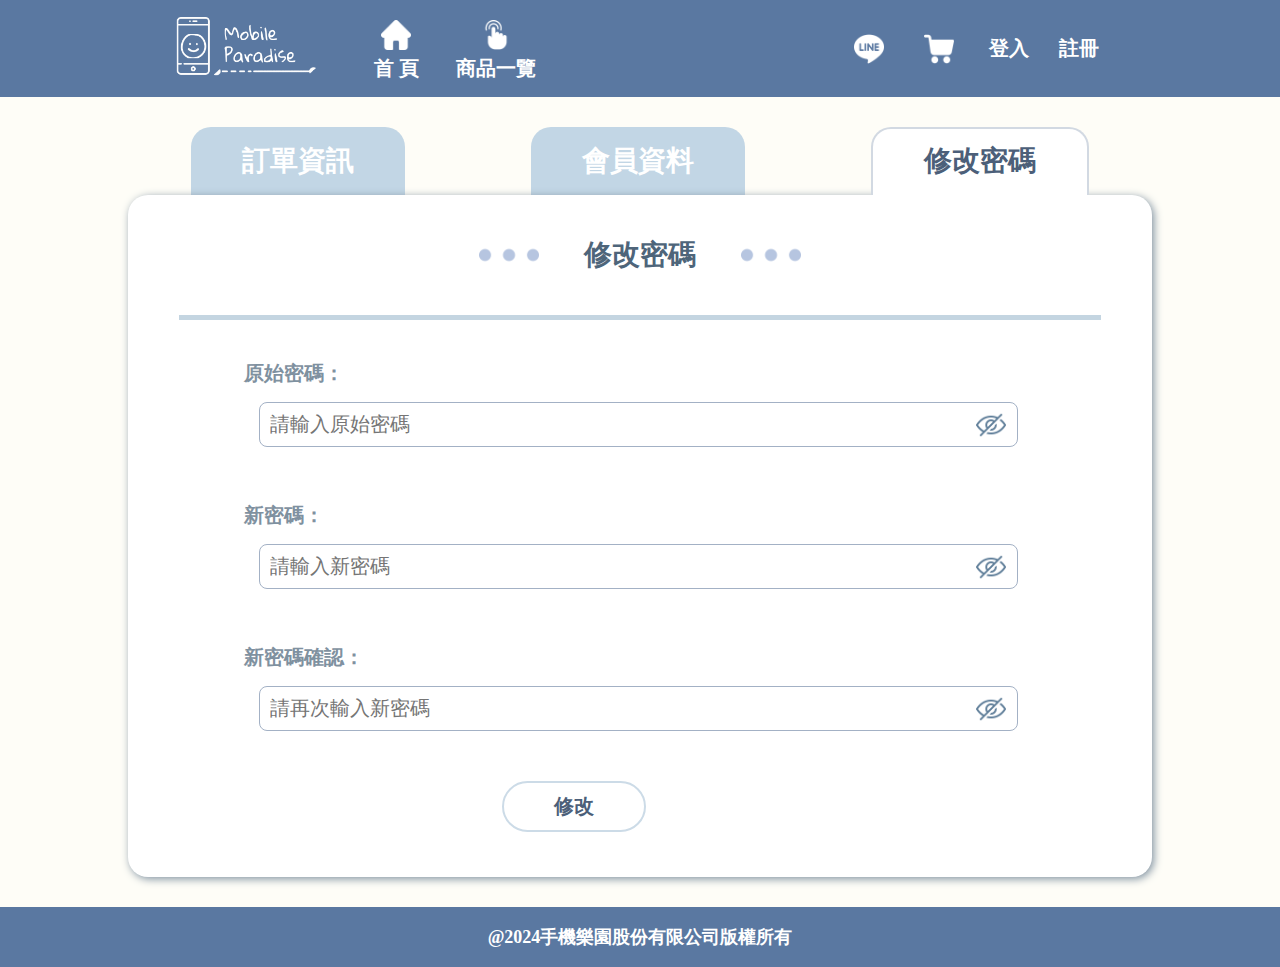
<file: Index/password.html>
<!DOCTYPE html>
<html lang="en">

<head>
    <meta charset="UTF-8">
    <meta name="viewport" content="width=device-width, initial-scale=1.0">
    <link rel="stylesheet" href="./css/style_member.css">
    <link rel="stylesheet" href="./css/header.css">


    <title>修改密碼</title>

</head>

<body>
    <div>
        <!-- header -->
<header id="header">

    <!-- header左半部(logo/nav) -->
    <div class="header">

        <div id="t1" style="display: flex; flex-direction: row; ">
            <a href="./Index.html">
                <img src="image/logo.png" style="width: 150px; height: 60px; margin-right: 30px;">
            </a>                
            <div id="close">
            </div>
        </div>

       <div class="n">
            <div class="nav_main" >
                <div class="nav">
                    <a href="./Index.html">
                        <img src="image/icon_home.png" >
                        <p>首 頁</p>
                    </a>                        
                </div>
                <div class="nav">
                    <a href="./product_all.html">
                    <img src="image/icon_touch.png" >
                        <p1>商品一覽</p1>  
                    </a>                        
                </div>
            </div>
       </div>


    </div>
    
        <div class="header">      
        <div class="n">
            <div class="nav_main">
                <div class="nav2">
                    <a href="https://lin.ee/HgVNDFW"><img src="image/icon_line.png" ></a>
                </div>
                <div class="nav2">
                    <a href="./cart.html"><img src="image/icon_cart.png" ></a>
               </div>
                <div class="nav2">
                    <a href="./login.html" class="login">登入</a>
                </div>
                <div class="nav2">
                    <a href="./register.html" class="register">註冊</a>
                </div>
            </div>        
        </div>
        </div>
</header>

<div id="hid" style="display: none; background-color: rgb(129, 156, 184);">
    <div class="hid">
                            <div class="nav">
                <a href="./Index.html">
                    <img src="image/icon_home.png" >
                    <p>首 頁</p>
                </a>                        
            </div>
            <div class="nav">
                <a href="./product_all.html">
                <img src="image/icon_touch.png" >
                    <p1>商品一覽</p1>  
                </a>                        
            </div>
    </div>
    <div class="hid"> 
                            <div class="nav2">
                <a href="https://lin.ee/HgVNDFW"><img src="image/icon_line.png" ></a>
            </div>
            <div class="nav2">
                <a href="./cart.html"><img src="image/icon_cart.png" ></a>
            </div>
            <div class="nav2">
                <a href="./login.html" class="login">登入</a>
            </div>
            <div class="nav2">
                <a href="./register.html" class="register">註冊</a>
            </div>
    </div>


        </div>        
    </div>
</div>
</div>


<div id="all">
    
     <!-- 頁籤 -->
     <div id="main">                    

        <a href="./order.html" class="title">
                <h2>訂單資訊</h2>
        </a>

        <a href="./member.html" class="title">
                <h2>會員資料</h2>
        </a>

        <div class="title_white">
            <h2>修改密碼</h2>
        </div>
        
     </div>

     <!-- 內容 -->
     <div id="content2">
        
        <!-- 內標題 -->
        <div class="main_title">
            <img src="image/icon_dots.png" >
            <p>修改密碼</p>
            <img src="image/icon_dots.png" >
        </div>

        <!-- 修改密碼內容 -->
        <div id="member">

            <form action="/api/Member/ChangePassword" class="form" id="ChangePasswordForm" method="post">

            <div class="password">
                <h3>原始密碼：</h3>
                <input type="password" placeholder="請輸入原始密碼" class="text" name="OldPassword">
                <img id="toggleIcon1" class="toggle-password" src="./image/hide.png" onclick="togglePasswordVisibility()" alt="Toggle Password">
 
            </div>
            <div class="password">
                <h3>新密碼：</h3>
                <input type="password" placeholder="請輸入新密碼" class="text" name="NewPassword">
                <img id="toggleIcon2" class="toggle-password" src="./image/hide.png" onclick="togglePasswordVisibility2()" alt="Toggle Password">
 
            </div>
            <div class="password">
                <h3>新密碼確認：</h3>
                <input type="password" placeholder="請再次輸入新密碼" class="text" name="NewPasswordCheck">
                <img id="toggleIcon3" class="toggle-password" src="./image/hide.png" onclick="togglePasswordVisibility3()" alt="Toggle Password">
 
            </div>

            <input type="submit" value="修改" class="button ">
                            
            </form>

        </div>
     
     </div>

</div>

    <!-- footer -->
    <footer >
        <p>@2024手機樂園股份有限公司版權所有</p>
    </footer>
    
    <script src="./js/header.js"></script>
    <script src="./js/password.js"></script>
</body>

</html>
</file>
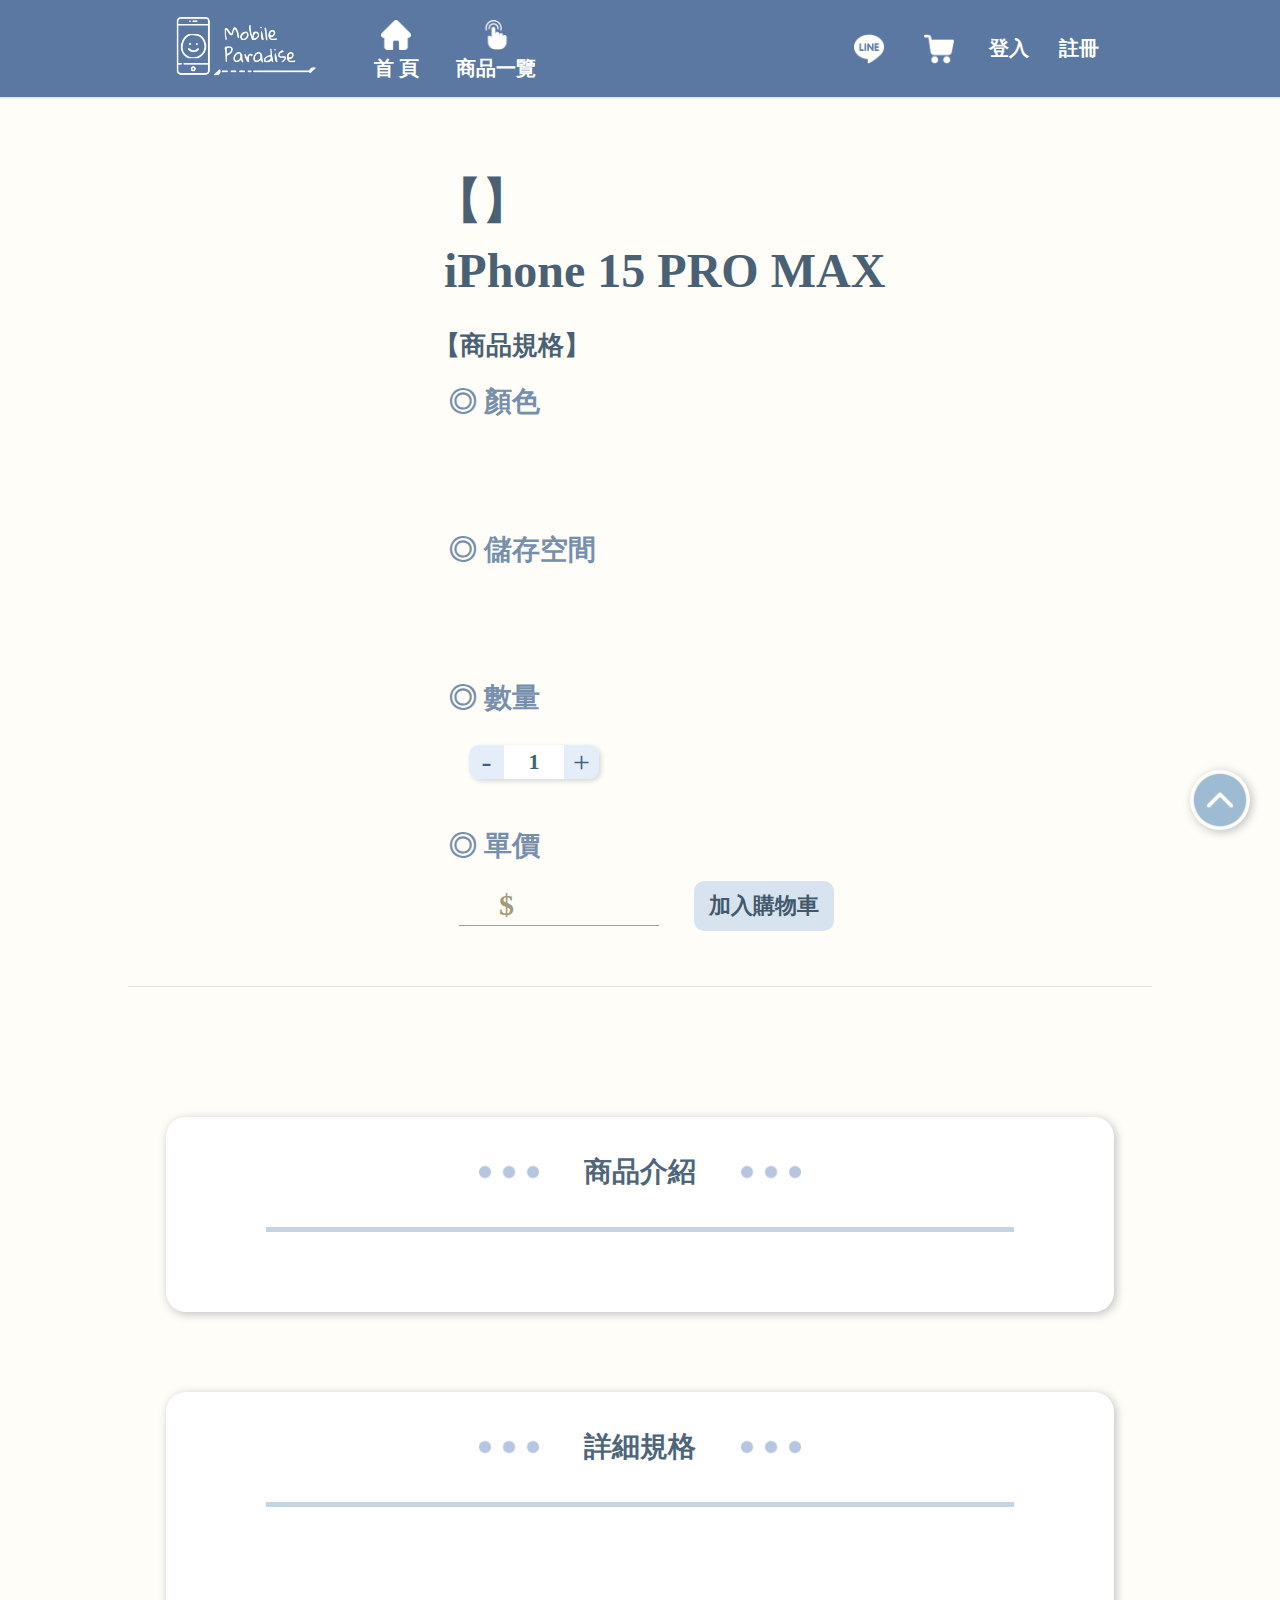
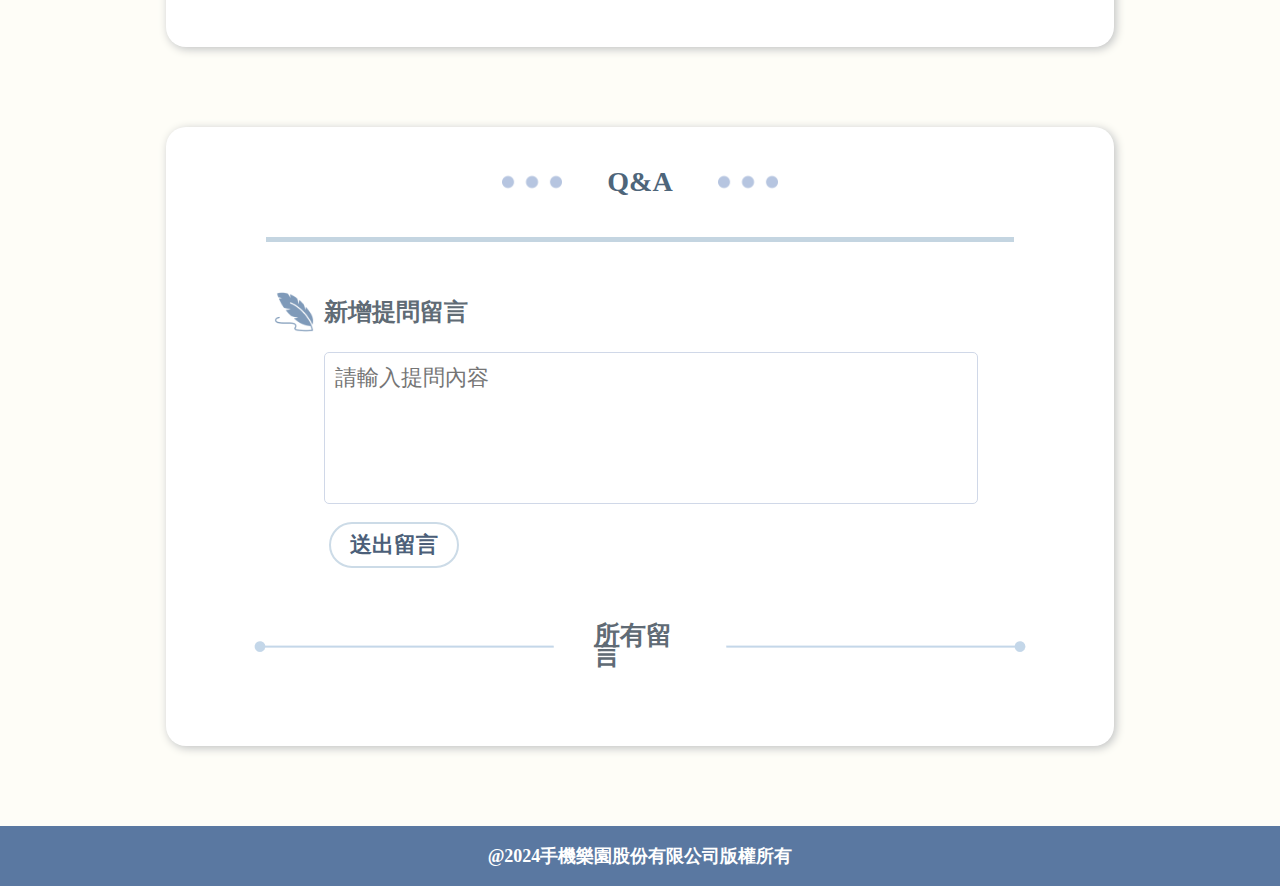
<file: Index/product.html>
<!DOCTYPE html>
<html lang="en">

<head>
    <meta charset="UTF-8">
    <meta name="viewport" content="width=device-width, initial-scale=1.0">
    <link rel="stylesheet" href="./css/style_product.css">
    <link rel="stylesheet" href="./css/header2.css">


    <title>商品</title>

</head>

<body>

    <!-- 回到頂部 -->
    <div id="t"></div>
    <div id="top">
        <a href="#t"><img src="image/top.png" ></a>
    </div>


    
    <div id="header">
        <!-- header -->
  <header>

      <!-- header左半部(logo/nav) -->
      <div div class="header">
          <a href="./Index.html">
              <img src="image/logo.png" style="width: 150px; height: 60px; margin-right: 30px;">
          </a>           
      
      <div class="nav_main" >
              <div class="nav">
                  <a href="./Index.html">
                      <img src="image/icon_home.png" >
                      <p>首 頁</p>
                  </a>                        
              </div>
              <div class="nav">
                  <a href="./product_all.html">
                  <img src="image/icon_touch.png" >
                      <p1>商品一覽</p1>  
                  </a>                        
              </div>
          </div>

      </div>

      <!-- 右半部(line/購物車/會員) -->
      <div div class="header">
          <div class="nav_main">
              <div class="nav2">
                  <a href="https://lin.ee/HgVNDFW"><img src="image/icon_line.png" ></a>
              </div>
              <div class="nav2">
                  <a href="./cart.html"><img src="image/icon_cart.png" ></a>
          </div>
              <div class="nav2">
                  <a href="./login.html">登入</a>
              </div>
              <div class="nav2">
                  <a href="./register.html">註冊</a>
              </div>
          </div>
      </div>

  </header>

  <!-- 路徑 -->
  <div class="path">
  </div>
  </div>
 
  
<div >
      <!-- 商品概觀/加入購物車 -->
    <div id="main">

        <!-- 商品概觀 -->
        <div>
        </div>

        <!-- 加入購物車 -->
        <div id="cart">
            
            <div>
              <h1 class="Brand">【 <div id="Brand2"></div> 】</h1>
              <h1 style="padding: 10px;" id="ItemName2"> iPhone 15 PRO MAX</h1>
            </div>

            <div>
                <h4 style="font-size: 26px;">【商品規格】</h4>
            </div>

            <form action="" id="AddCartForm">
                <div id="choice">
                    <div id="radio" >
                        <p>◎ 顏色</p>
                        <div id="colorOptions" class="format" >
                            

                        </div>
                    </div>
                    
                    <div id="radio" >
                        <p id="p">◎ 儲存空間</p>
                        <div id="SpaceOptions" class="format" >
                            

                        </div>
                    </div>
                        
                    <p>◎ 數量</p>
                        <div class="format" id="format">
                            <div class="numbox" >
                                <button class="min" type="button" onclick="opera('val', false);"> - </button>
                                <input class="num" type="number" id="val" value="1"/>
                                <button class="plus" type="button" onclick="opera('val', true);"> + </button>
                            </div>
                
                            <script type="text/javascript">
                                function opera(x, y) {
                                    var rs = new Number(document.getElementById(x).value);
                                    
                                    if (y) {
                                        document.getElementById(x).value = rs + 1;
                                    } else if( rs >1) {
                                        document.getElementById(x).value = rs - 1;
                                    }
                                    
                                }

                            </script>
                            
                        </div> 
                        <p >◎ 單價</p>  
                        <div id="price" class="price_">         
                               
                                <div id="price" >
                                    <h3 >$ <div id="ItemPrice"></div></h3>
                                </div> 
                                <input type="submit" value="加入購物車" id="submit">           
                                                                                  
                        </div>   
                </div>                



            </form>

        </div>

    </div>

        <!-- 商品推薦 -->
        <div id="similar">
            <div id="similar_title">

            </div>
            <div id="similar_product">

            </div>
            <div id="Otherbuy_title">

            </div>
            <div id="Otherbuy_product">

            </div>
        </div>
</div>
  

    <div class="introduce">

        <div class="introduce_title">
            <img src="image/icon_dots.png" >
            <p >商品介紹</p>
            <img src="image/icon_dots.png" >
        </div>

        <div id="introduce_photo">
            
        </div>

    </div>



    <!-- 詳細規格 -->
    <div class="introduce">

        <div class="introduce_title">
            <img src="image/icon_dots.png" >
            <p>詳細規格</p>
            <img src="image/icon_dots.png" >
        </div>

        <div id="detailed">
            
        </div>

    </div>


    <!-- Q&A -->
    <div class="introduce">

        <div class="introduce_title">
            <img src="image/icon_dots.png" >
            <p>Q&A</p>
            <img src="image/icon_dots.png" >
        </div>

        <div id="Q_A">

            <div id="create">

               <div id="create_title">
                    <img src="image/pen.png" id="logo" style="width: 40px; height: 40px; margin:0px 10px;">
                    <h3 style="font-size: 24px;">新增提問留言</h3>
                </div>       

                <form id="QAForm">
                    <textarea name="mytext" rows="5" cols="40" id="create_text" placeholder="請輸入提問內容"></textarea>
                    <input  type="submit" value="送出留言">
                </form>
                

            </div>     
            
            <div id="allQA_title">
                <img src="image/Line_L.png" >
                <p style="padding: 10px 10px; font-size: 26px;">所有留言</p>
                <img src="image/Line_R.png" >
            </div>

            <div>           

            </div>

        </div>

    </div>


    <!-- footer -->
    <footer>
        <p>@2024手機樂園股份有限公司版權所有</p>
    </footer>

    <script src="./js/header.js"></script>
    <script src="./js/Product_Format.js"></script>
</body>

</html>
</file>
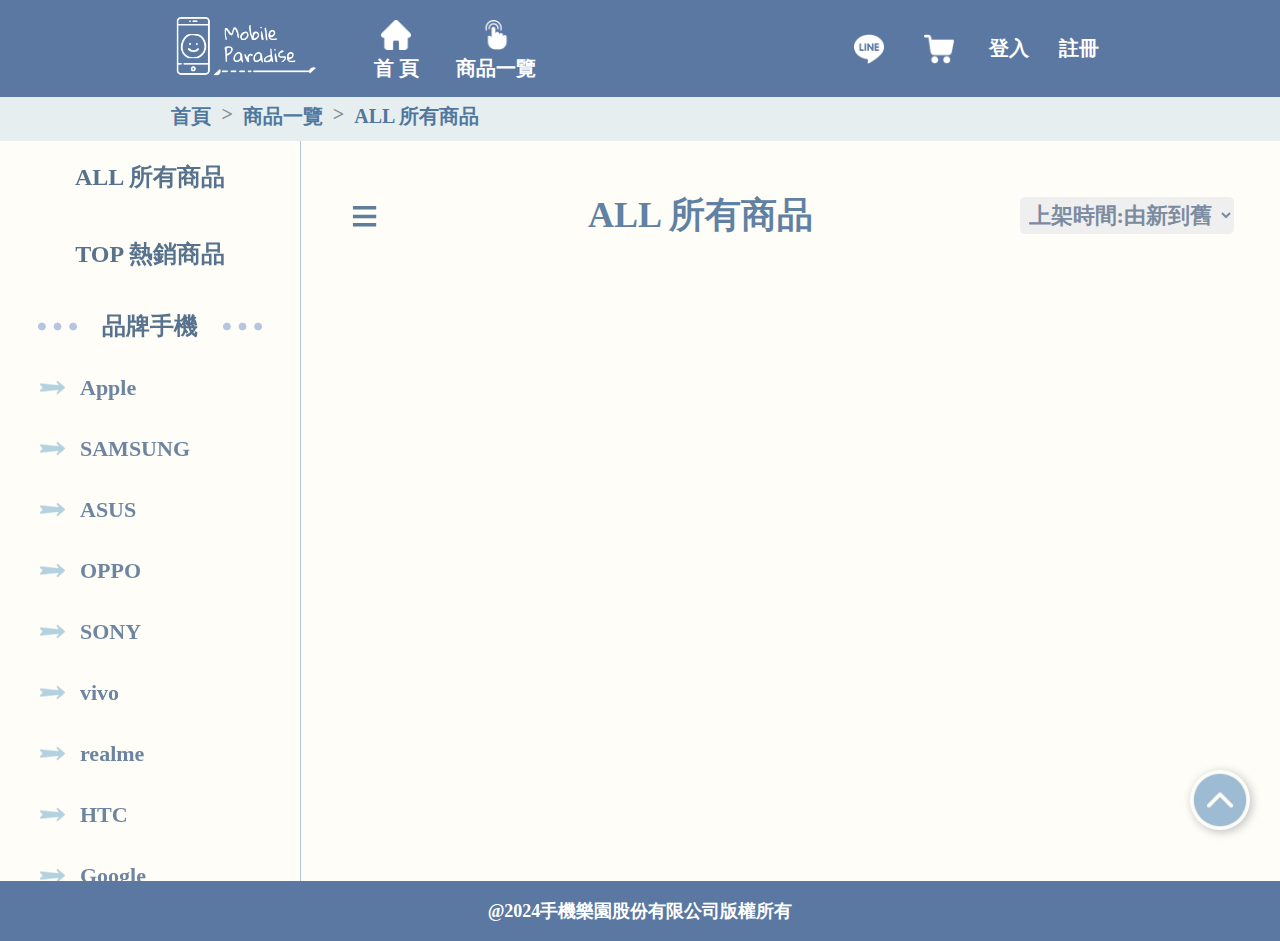
<file: Index/product_all.html>
<!DOCTYPE html>
<html lang="en">

<head>
    <meta charset="UTF-8">
    <meta name="viewport" content="width=device-width, initial-scale=1.0">
    <link rel="stylesheet" href="./css/style_product_all.css">
    <link rel="stylesheet" href="./css/header2.css">
    <meta name="viewport" content="width=device-width, initial-scale=1.0">


    <title>商品一覽</title>

</head>

<body>
    <!-- 回到頂部 -->
    <div id="t"></div>
    <div id="top">
        <a href="#t"><img src="image/top.png" ></a>
    </div>

    <div id="header">
          <!-- header -->
    <header>

        <!-- header左半部(logo/nav) -->
        <div div class="header">
            <a href="./Index.html">
                <img src="image/logo.png" style="width: 150px; height: 60px; margin-right: 30px;">
            </a>           
        
        <div class="nav_main" >
                <div class="nav">
                    <a href="./Index.html">
                        <img src="image/icon_home.png" >
                        <p>首 頁</p>
                    </a>                        
                </div>
                <div class="nav">
                    <a href="./product_all.html">
                    <img src="image/icon_touch.png" >
                        <p1>商品一覽</p1>  
                    </a>                        
                </div>
            </div>

        </div>

        <!-- 右半部(line/購物車/會員) -->
        <div div class="header">
            <div class="nav_main">
                <div class="nav2">
                    <a href="https://lin.ee/HgVNDFW"><img src="image/icon_line.png" ></a>
                </div>
                <div class="nav2">
                    <a href="./cart.html"><img src="image/icon_cart.png" ></a>
            </div>
                <div class="nav2">
                    <a href="./login.html">登入</a>
                </div>
                <div class="nav2">
                    <a href="./register.html">註冊</a>
                </div>
            </div>
        </div>

    </header>

    <!-- 路徑 -->
    <div class="path">
            <a href="./Index.html" >首頁</a>
            <p> > </p>
            <a href="./product_all.html" >商品一覽</a>
            <p> > </p>
            <a href="./product_all.html" >本週新品上架</a>
    </div>
    </div>
   
    

    <!-- 頁面內容 -->
    <div id="main">
    
        <!-- 左半部(sidebar) -->
        <div id="left" >
            <div id="Classification"  style=" background-color: #f8f8e1; border-bottom: 2px solid #cbdade;">
                <p style="display: flex;"> 商品分類 
                    <img src="./image/arrow-down-sign-to-navigate.png" alt="" id="down" style="width: 20px;height: 20px; margin: 10px;">
                    <img src="./image/up-arrow.png" alt="" id="up" style="width: 20px;height: 20px; margin: 10px;  display: none;"></p>
                
            </div>
            <div id="sidebar">
            <a href="#t" id="ALLProduct">ALL 所有商品</a>
            <a href="#t" id="HotProduct">TOP 熱銷商品</a>

            <!-- 品牌手機 -->
            <div id="sidebar_Brand" class="bp">

                <div class="sidebar_title">
                    <img src="image/icon_dots.png" >
                    <p>品牌手機</p>
                    <img src="image/icon_dots.png" >
                </div>

                <ul id="_Brand" class="collapsed">
                    <li>
                        <img src="image/arrow-right.png" >
                        <a href="#t" dataset="Apple">Apple</a></li>
                    <li> 
                        <img src="image/arrow-right.png" >
                        <a href="#t" dataset="SamSung">SAMSUNG</a></li>
                    <li> 
                        <img src="image/arrow-right.png" >
                        <a href="#t"dataset="ASUS">ASUS</a></li>
                    <li> 
                        <img src="image/arrow-right.png" >
                        <a href="#t" dataset="OPPO">OPPO</a>
                    </li>
                    <li> 
                        <img src="image/arrow-right.png" >
                        <a href="#t"dataset="SONY" >SONY</a>
                    </li>
                    <li> 
                        <img src="image/arrow-right.png" >
                        <a href="#t" dataset="vivo">vivo</a>
                    </li>
                    <li> 
                        <img src="image/arrow-right.png" >
                        <a href="#t" dataset="realme">realme</a>
                    </li>
                    <li> 
                        <img src="image/arrow-right.png" >
                        <a href="#t" dataset="HTC">HTC</a>
                    </li>
                    <li> 
                        <img src="image/arrow-right.png" >
                        <a href="#t" dataset="Google">Google</a>
                    </li>
                    <li> 
                        <img src="image/arrow-right.png" >
                        <a href="#t" dataset="小米">小米</a>
                    </li>
                    <li>
                        <img src="image/arrow-right.png" >
                        <a href="#t"dataset="NOKIA" >NOKIA</a>
                    </li>
                    <li> 
                        <img src="image/arrow-right.png" >
                        <a href="#t" dataset="HUAWEI">HUAWEI</a>
                    </li>
                </ul>

            </div>

            <!-- 價格分類 -->
            <div id="sidebar_Price" class="bp">
                    <div class="sidebar_title">
                        <img src="image/icon_dots.png" >
                        <p>價格分類</p>
                        <img src="image/icon_dots.png" >
                    </div>
                    
                    <ul id="_Price" class="collapsed">
                        <li>
                            <img src="image/arrow-right.png" >
                            <a href="#t" data-MaxPrice="5000" >5,000以下</a>
                        </li>
                        <li>
                            <img src="image/arrow-right.png" >
                            <a href="#t" data-MaxPrice="10000" data-MinPrice="5000">5,000~10,000</a>
                        </li>
                        <li>
                            <img src="image/arrow-right.png" >
                            <a href="#t"data-MaxPrice="15000" data-MinPrice="10000">10,000~15,000</a>
                        </li>
                        <li>
                            <img src="image/arrow-right.png" >
                            <a href="#t" data-MaxPrice="20000" data-MinPrice="15000">15,000~20,000</a>
                        </li>
                        <li>
                            <img src="image/arrow-right.png" >
                            <a href="#t" data-MaxPrice="25000" data-MinPrice="20000">20,000~25,000</a>
                        </li>
                        <li>
                            <img src="image/arrow-right.png" >
                            <a href="#t" data-MaxPrice="30000" data-MinPrice="25000">25,000~30,000</a>
                        </li>
                        <li>
                            <img src="image/arrow-right.png" >
                            <a href="#t" data-MaxPrice="40000" data-MinPrice="30000">30,000~40,000</a>
                        </li>
                        <li>
                            <img src="image/arrow-right.png" >
                            <a href="#t" data-MinPrice="40000">40,000以上</a>
                        </li>
                    </ul>
            </div>   
            </div>
   
                
        </div>
        
                
    

        <!-- 右半部(產品內容) -->
        <div id="product">

            <div id="" style="display: flex; justify-content: space-between; align-items: center; width: 100%;">
                <div id="close">
                    <a href=""><p>≡</p></a>
                </div>
                <div id="product_title">
                <h2 style="color: rgb(96, 129, 163); font-weight: bold;"></h2> 
            </div>
            

            <div>

                <select id="sort">
                    <option value="0">上架時間:由新到舊</option>
                    <option value="1">上架時間:由舊到新</option>
                    <option value="2">商品價格:由高至低</option>
                    <option value="3">商品價格:由低至高</option>
                </select>

            </div>
            
            </div>               
                
            <!-- 商品 -->
            <div id="product_show">
        
            </div>
            
            
            <div id="page">
            </div>
    
        </div>

    </div>
    
    
    <!-- footer -->
    <footer>
        <p>@2024手機樂園股份有限公司版權所有</p>
    </footer>
    <script src="./js/header.js"></script>
    <script src="./js/product_all.js"></script>
</body>

</html>
</file>
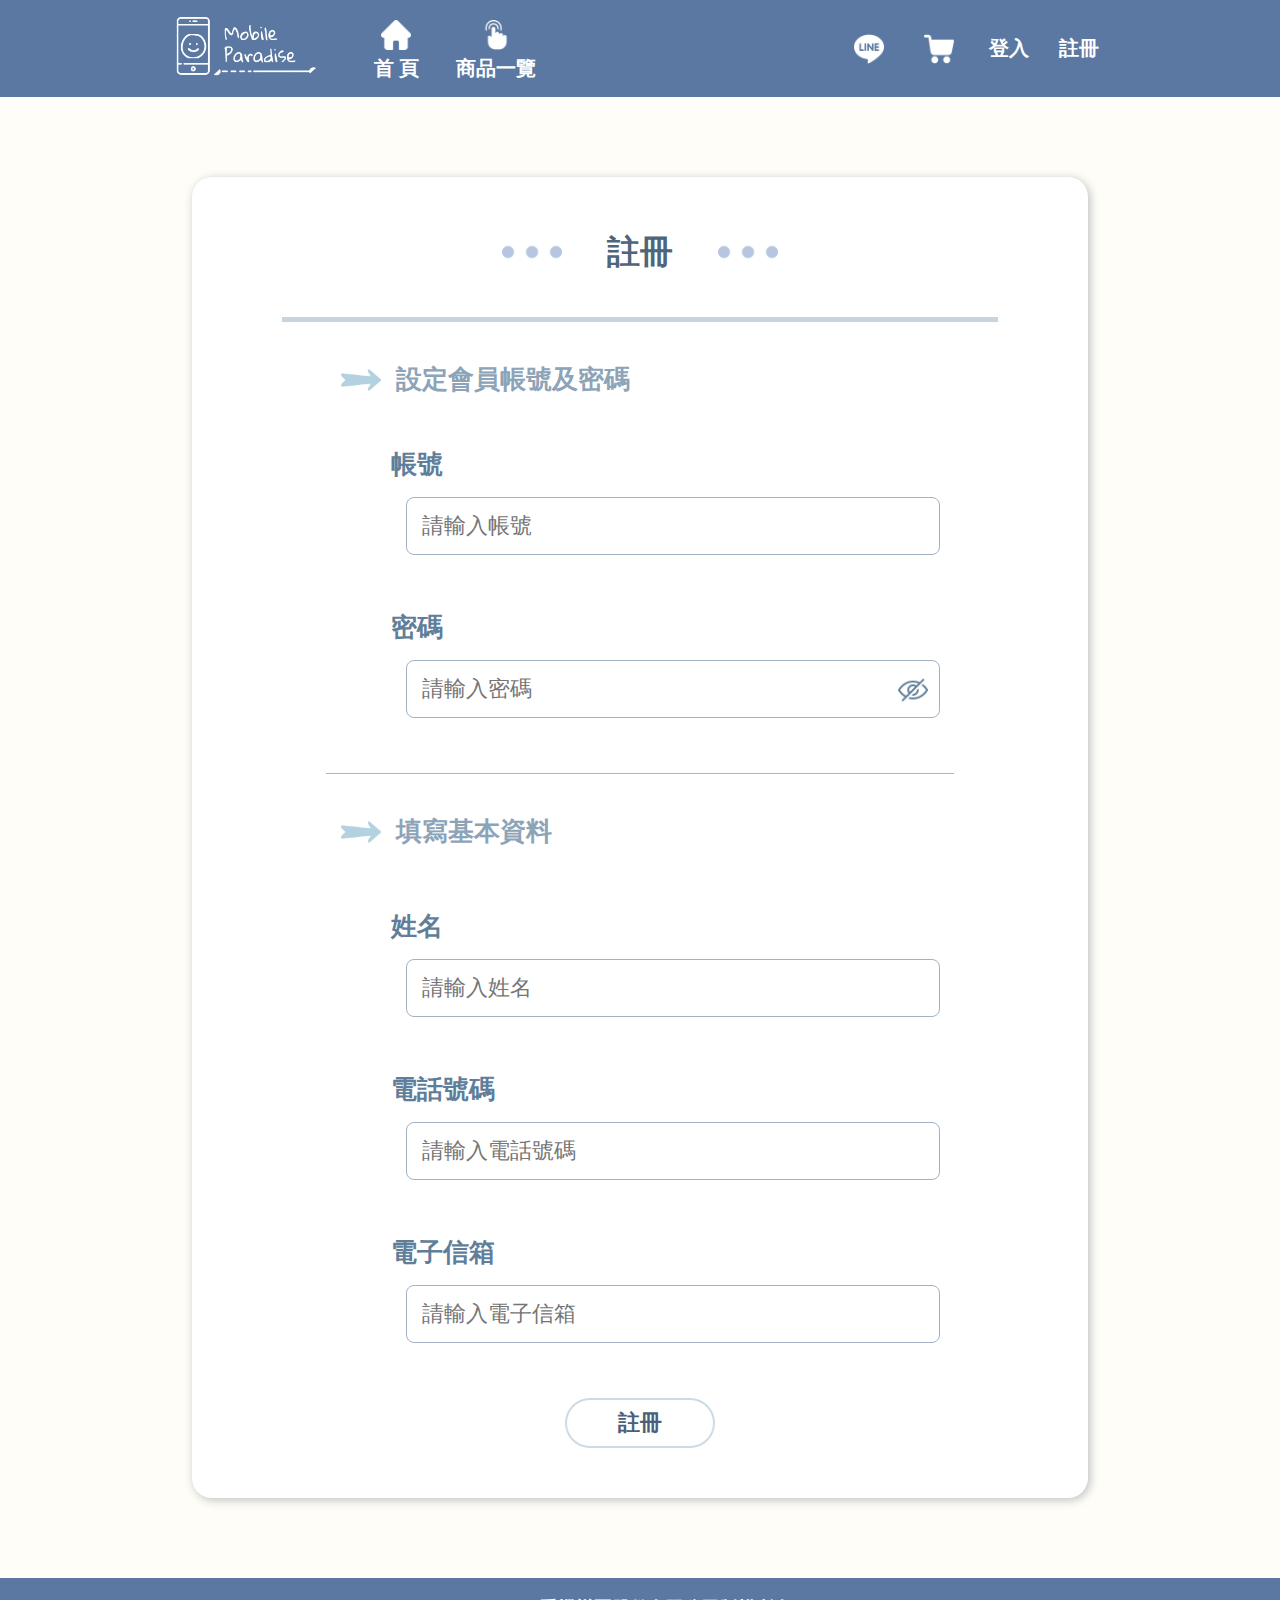
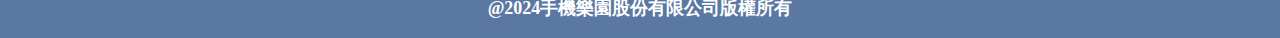
<file: Index/register.html>
<!DOCTYPE html>
<html lang="en">

<head>
    <meta charset="UTF-8">
    <meta name="viewport" content="width=device-width, initial-scale=1.0">
    <link rel="stylesheet" href="./css/style_login.register.css">
    <link rel="stylesheet" href="./css/header2.css">

    <title>註冊</title>

</head>

<body>

    <div>
        <!-- header -->
<header id="header">

    <!-- header左半部(logo/nav) -->
    <div class="header">

        <div id="t1" style="display: flex; flex-direction: row; ">
            <a href="./Index.html">
                <img src="image/logo.png" style="width: 150px; height: 60px; margin-right: 30px;">
            </a>
        </div>

       <div class="n">
            <div class="nav_main" >
                <div class="nav">
                    <a href="./Index.html">
                        <img src="image/icon_home.png" >
                        <p>首 頁</p>
                    </a>                        
                </div>
                <div class="nav">
                    <a href="./product_all.html">
                    <img src="image/icon_touch.png" >
                        <p1>商品一覽</p1>  
                    </a>                        
                </div>
            </div>
       </div>


    </div>
    
        <div class="header">      
        <div class="n">
            <div class="nav_main">
                <div class="nav2">
                    <a href="https://lin.ee/HgVNDFW"><img src="image/icon_line.png" ></a>
                </div>
                <div class="nav2">
                    <a href="./cart.html"><img src="image/icon_cart.png" ></a>
               </div>
                <div class="nav2">
                    <a href="./login.html" class="login">登入</a>
                </div>
                <div class="nav2">
                    <a href="./register.html" class="register">註冊</a>
                </div>
            </div>        
        </div>
        </div>
</header>



     <!-- 登入內容 -->
     <div id="main">

        <div class="main_title">
            <img src="image/icon_dots.png" >
            <p>註冊</p>
            <img src="image/icon_dots.png" >
        </div>

        <form action="/api/Member/Register" class="form_reg" id="registerForm" method="post">
        
            <!-- 帳號密碼設定 -->
            <div class="main_reg" style="margin-bottom: 20px;">

                <div class="title">
                    <img src="image/arrow-right.png" >
                    <p>設定會員帳號及密碼</p>      
                </div>
                    
                <div class="div">
                    <p>帳號</p>
                    <input type="text" placeholder="請輸入帳號" class="text" name="Account1">  
                </div>
                    
                <div class="password">
                    <p>密碼</p>
                    <input type="password" placeholder="請輸入密碼" class="text" name="password" >  
                    <img id="toggleIcon" class="toggle-password" src="./image/hide.png" onclick="togglePasswordVisibility()" alt="Toggle Password">
                </div>

            </div>
            
            <!-- 填寫基本資料 -->
            <div class="main_reg" style="border-top: solid 1px #aab6c6;">
                
                <div class="title" style="margin: 10px 0;">
                    <img src="image/arrow-right.png" >
                    <p>填寫基本資料</p> 
                </div>            

                <div class="div">
                     <p>姓名</p>
                    <input type="text" placeholder="請輸入姓名" class="text" name="Name">  
                </div>

                <div class="div">
                    <p>電話號碼</p>
                    <input type="text" placeholder="請輸入電話號碼" class="text" name="Cellphone">  
                </div>

                <div class="div">
                    <p>電子信箱</p>
                    <input type="email" placeholder="請輸入電子信箱" class="text" name="Email">  
                </div>

            </div>

            <input type="submit" value="註冊" class="button ">
            
        </form>

    </div>

    <!-- footer -->
    <footer>
        <p>@2024手機樂園股份有限公司版權所有</p>
    </footer>

    <script src="./js/header.js"></script>
    <script src="./js/register.js"></script>
</body>

</html>
</file>
<file: Index/css/style_index.css>
/* 預設 *//* #region */

    *{
        padding: 0px;
        margin: 0px;
        font-family: 'Microsoft JhengHei';    
    }

    body{
        background-color: #FEFDF7;
    }

    a{
        text-decoration: none;
        color: #4c5f79;
    }

/* #endregion */


/* 回到頂部 */
#top img{
    width: 60px; 
    height: 60px;
    position: fixed;
    bottom: 70px;
    right: 30px; 
    z-index: 50;
    box-shadow: 2px 2px 10px #bec0c1; 
    border-radius: 100px;
}


/* 區塊設定 *//*#region*/

    .div{
        background-color:#eef3f7 ;
        margin: 80px 15%;
        padding: 10px 70px;
        border-radius: 20px;
        box-shadow: 2px 2px 10px #bec0c1; 
    }

    .title{
        padding: 20px ;
        margin: 10px 0;
        color: #4f789a;
        border-bottom: hsl(203, 31%, 81%) 5px solid;
        display: flex;
        justify-content:center;
        font-size: 28px;
        font-weight: bold;
        align-items: center;
    }


/*#endregion*/

/* 輪播圖 *//*#region*/
.carousel-container_img {
    display: flex;
    overflow: hidden;
    align-items: center;
  }
  
  .carousel-slide_img {
    min-width: 100%;
    display: flex;
  }
  
  .carousel-slide_img img {
    min-width: 100%;
    width: 1200px;
    height: 450px;
  }

  .pnBtn {
    position: absolute;
    top: 50%;
    transform: translateY(-50%);
    z-index: 1;
    cursor: pointer;
    background: rgba(255, 255, 255, 0.5);
    padding: 10px;
    border-radius: 50%;
    width: 50px;
    height: 50px;
  }
  #prevBtn{
    left: 10px;
  }

  #nextBtn{
    right: 10px;
  }
  /*#endregion*/


/* 最新資訊 *//*#region*/

    #news{
        display: flex;
        flex-wrap: wrap;
        font-weight: bolder;
        margin:0px 8%;
    }

    #news a{
        margin: 15px;
        font-size: 18px;
        text-decoration: underline;
    }

/*#endregion*/


/* 品牌手機 *//*#region*/

    #brand{
        display: flex;
        justify-content:center;
        align-items: center;
    }

    .brand img{
        width: 120px;
        height: 120px;
        border-radius: 30px;
    }


    .brand{
        display: flex;
        flex-direction: row;
        justify-content: center;
        align-items: center;
        flex-wrap: wrap;
    }

    .brand a{
        margin: 15px;
    }

/*#endregion*/


/* TOP熱銷商品 *//*#region*/

    .index{
        display: flex;
        justify-content: space-between;
        align-items: center;
    }

    .carousel-container {
        max-width:1000px;
        position: relative;
        margin: 0 10px;
        overflow: hidden;
      }

      .carousel {
        height: 400px;
        display: flex;
        align-items: center;
        transition: transform 0.5s ease;
      }

      .carousel-item{
        min-width: 170px;
        margin: 0 10px;
        background-color: white;
        display: flex;
        flex-direction: column;
        justify-content: space-around;
        align-items: center;
        height: 280px;
        border-radius: 10px;
        padding: 30px;
        box-shadow: 2px 2px 8px #d6d7de;
    }

    .product p{
        margin: 15px 0;
        font-weight: bold;
        color: #a06761;
    }
    
    .ItemPriceMin{
        display: flex;
    }

    .product {
        display: flex;
        flex-direction: column;
        align-items: center;
        width: 170px;
    }

    .product img{
        width: 90%;
    }

    .text{
        width: 80%;
    }

    .text h4{
        padding-bottom: 5px;
    }

    .next{
        width: 50px; 
        height: 50px;
        border-radius: 100px;
        box-shadow: 3px 3px 8px #cfd2d3; 
    }

    .more{
        margin-top: 60px;
        font-size: 18px;
        text-decoration: none;
        display: flex;
        justify-content: center;
    }

    .more a{
        width: 150px;
        padding: 10px ;
        text-decoration: none;
        display: flex;
        justify-content: center;
        background-color: white;
        color: #4c5f79;
        font-weight: bolder;
        border: solid #ccdbe7 2px;
        border-radius: 50px;
    }

    .more a:hover{
        background-color: #97a7c5;
        color: white;
    }

    .hot{
        display: flex;
    }

/*#endregion*/



@media screen and (max-width: 768px) {
    .title img{
        display: none;
    }

    .title{
        padding: 20px ;
        margin: 30px 10%;
        display: flex;
        justify-content: center;
        color: #4f789a;
        border-bottom: hsl(203, 31%, 81%) 5px solid;
    }

    .div{
        padding: 0 5px 30px 5px;
        margin: 50px 10%;
    }
}
</file>
<file: Index/css/header.css>
/* 預設 *//* #region */

*{
    padding: 0px;
    margin: 0px;
    font-family: 'Microsoft JhengHei';    
}


a{
    text-decoration: none;
    color: #4c5f79;
}

/* #endregion */

#header{
    position: sticky;
    top:0; 
    z-index: 50;
}
/* 回到頂部 */
#top img{
    width: 60px; 
    height: 60px;
    position: fixed;
    bottom: 70px;
    right: 30px; 
    z-index: 50;
    box-shadow: 2px 2px 10px #bec0c1; 
    border-radius: 100px;
}

/* 路徑 *//* #region */

    .path{
        display: flex;
        padding: 1px 13%;
        margin-bottom: 0;
        background-color: #e6eeef;
        position: sticky;
        top:91px; 
        z-index: 50;       
    }

    .path p{
        margin: 5px;
        margin-bottom: 10px;
        color: rgb(137, 139, 142);
        text-decoration: none;
        font-weight: bold;
        font-size: 20px;
    }

    .path a{
        margin: 5px;
        margin-bottom: 10px;
        color: rgb(80, 119, 158);
        text-decoration: none;
        font-weight: bold;
        font-size: 20px;
    }

    .path a:hover{
        color: #8bb5c2;
    }

/*#endregion*/

/* header *//*#region*/

header{
    background-color: #5a78a1;
    padding: 0px 13%;
    display: flex;  
    flex-wrap: wrap;
    flex-direction: row;
    justify-content: space-between;  

}

.header{
    display: flex;
    flex-direction: row;    
    align-items: center;
}

/* nav */

.nav_main{
    display: flex; 
    flex-direction: row;
    align-items: center;
}

.nav_main a:hover{
    background-color: #80a0bc;
}


/* 首頁/產品一覽 */
.nav{
    display: flex; 
    align-items: center;
    flex-direction: column;  
    color: white;
    padding:0 5px;      
    font-weight: bold;
    font-size: 20px;
}

.nav img{
    width: 30px; 
    height: 30px; 
    padding: 5px;
}

.nav a{
    width: 90px;
    display: flex; 
    flex-wrap: wrap;
    flex-direction: column;
    align-items: center;
    color: rgb(255, 255, 255);
    text-decoration: none;
    font-weight: bold;
    padding: 15px 0px;
}

/* line/購物車/會員 */
.nav2 a{
    display: flex;
    justify-content: center;
    height: 35px;
    width: 40px;
    display: flex; 
    flex-wrap: wrap;
    flex-direction: column;
    align-items: center;
    color: rgb(255, 255, 255);
    text-decoration: none;
    font-weight: bold;
    padding: 15px;
    font-size: 20px;
}

.nav2 img{
    width: 30px; 
    height: 30px; 
    padding: 3px;
}

/*#endregion*/



@media screen and (max-width: 768px) {
    header{
        display: flex;
        flex-direction: column;
        padding: 10px;
    }
    .header{
        width: 100%;
        display: flex;
        flex-direction: row;
        justify-content: center;
    }
    #close123{
        margin: 0 50%;
    }
    #hid{
        display: flex;
        flex-direction: row;
        align-items: center;
        justify-content: space-between;
    }
    .hid{
        display: flex;
        flex-direction: row;
        align-items: center;
        justify-content: space-around;
    }
    #t1{
        display: flex;
        justify-content: space-between;
    }
    .nav, .nav2{
        width: auto;
    }
}

/* footer */
footer{
    background-color: #5a78a1;
    padding: 18px 15%;
    display: flex;
    justify-content: center;  
    color: white;
    font-weight: bold;
    font-size: 18px;
    z-index: 10;
}
</file>
<file: Index/css/style_cart.css>
/* 預設 *//* #region */

*{
    padding: 0px;
    margin: 0px;
    font-family: 'Microsoft JhengHei';    
}

body{
    background-color: #FEFDF7;
    min-height: 100vh;
    display: flex;
    flex-direction: column;
    justify-content: space-between;
}

a{
    text-decoration: none;
    color: #4c5f79;
}

/* #endregion */




#main{
    display: flex;
    flex-direction: column;
    align-items: center;
    margin: 50px 10%;
    background-color: #ffffff;
    border-radius: 20px;
    box-shadow: 2px 2px 10px #bec0c1; 
    min-height: 400px;
}

#none{
    
    text-align: center;
    color: #4e657a;
}

#go_login a{
    text-decoration: underline;
    width: auto;
    padding: 10px 15px;
    border-radius: 10px;
    font-size: 20px;
}

#go_login a:hover{
    background-color: #97a7c5;
    color: white;
}
/* title *//* #region */

.main_title{
    width: 80%;
    margin: 10px 10%;
    display: flex;
    justify-content: center;
    align-items: center;
    padding: 30px 0;
    font-size: 30px;
    font-weight: bolder;
    border-bottom: solid #c4d5e1 5px;
    color:#4e657a;
}

.main_title p{
    padding: 10px 30px;
}

.main_title img{
    max-width: 60px;
    width: 15%;
    height: auto;
    padding:5px 15px;
}

/*#endregion*/


/* 購物車內容 *//* #region */


    .main{
        padding:30px 10% ;
        width: 80%;
    }

    /* 商品資料 */
    .content{
        font-weight: bolder;
        line-height: 50px;
        padding:10px 10%;
        font-size: 23px;
        color:#556d82;
        border-bottom:solid #8bb5c2 1px;
    }

    .content p , .content a{
        display: flex;
        align-items: center;
        flex-direction: row;
        margin: 15px;
    }

    .content img{
        width: 25px;
    }

    h2{
        width: auto;
        padding: 0 15px;
        margin:30px 10%;
        color: #7899b8;
    }

    #button{
        text-align: center;
        width: 80px;
        margin-bottom: 30px;
        padding: 8px 35px;
        background-color: white;
        color: #4c5f79;
        font-weight: bolder;
        border: solid #ccdbe7 2px;
        border-radius: 50px; 
        font-size: 23px;   
    }

    #button:hover{
        background-color: #97a7c5;
        color: white;
    }

/*#endregion*/


/* 結帳頁面 *//* #region */

    form{
        display: flex;
        flex-direction: column;
        align-items: center;
    }

    /* 會員資料 */
    .user_content{
        font-weight: bolder;
        line-height: 70px;
        margin:30px 0px;
        padding:0px 5%;
        font-size: 22px;
        color:#556d82;
    }

    /* 地址輸入框 */
    .text{
        width: 80%;
        padding: 10px;
        margin: 15px;
        border:solid 1px #a3b1c5;
        border-radius: 8px;
        font-size: 20px;
    }

    #checkout_button{
        display: flex;
        justify-content: center;
        width: 180px;
        margin-bottom: 30px;
        padding: 10px 35px;
        background-color: white;
        color: #4c5f79;
        font-weight: bolder;
        border: solid #ccdbe7 2px;
        border-radius: 80px; 
        font-size: 23px;   
    }

    #checkout_button:hover{
        background-color: #97a7c5;
        color: white;
    }

    .user{
        display: flex;
    }

    


    .numbox{ 
        margin:20px 10px 20px 0px;
        width: 130px;
        display: flex; 
        border-radius: 10px;
        box-shadow: 2px 2px 5px #d2d7db;        
    }

    #numbox{
        display: flex;
        flex-direction: row;
        align-items: center;
        
    }
    
    .min{
        width: 35px; 
        text-align: center;
        font-size: 30px;
        border: 0; 
        background: #e4edf8; 
        color: #475e85; 
        border-top-left-radius: 10px;
        border-bottom-left-radius: 10px;
    } 
    
    .plus{
        width: 35px; 
        text-align: center;
        font-size: 30px;
        border:0; 
        background: #e4edf8; 
        color: #475e85; 
        border-top-right-radius: 10px;
        border-bottom-right-radius: 10px;
    } 
    
    .num{
        width:60px; 
        text-align: center;
        color: #3d6573;
        border: 0;
        border-top: 0;
        border-bottom: 0;
        font-size: 22px;
        font-weight: bolder;
        
    }
    
    .num::-webkit-inner-spin-button {
         -webkit-appearance: none;
    }

    #discount{
        font-size: 22px;
        color: #c58879;
    }

    #money{
        display: flex;
    }
/*#endregion*/

@media screen and (max-width: 768px) {
    .main{
        padding: 5%;
    }
    .main_title img{
        width: 10%;
        height: auto;
    }

    .user{
        display: flex;
        flex-direction: column;
        line-height: 50px;
        margin: 30px;
    }
    .text{
        width: 90%;
    }
    
}
</file>
<file: Index/css/style_login.register.css>
/* 預設 *//* #region */

*{
    padding: 0px;
    margin: 0px;
    font-family: 'Microsoft JhengHei';    
}

body{
    background-color: #FEFDF7;
    min-height: 100vh;
    display: flex;
    flex-direction: column;
    justify-content: space-between;
}

a{
    text-decoration: none;
    color: #4c5f79;
}

/* #endregion */



/* title *//* #region */
.main_title{
    width: 80%;
    margin: 10px 100px;
    display: flex;
    justify-content: center;
    align-items: center;
    padding: 30px 0;
    font-size: 33px;
    font-weight: bolder;
    border-bottom: solid #c4d5e1 5px;
    color:#4e657a;
}

.main_title p{
    padding: 10px 30px;
}

.main_title img{
    width: 60px; 
    height: 60px; 
    padding:5px 15px;
}

/*#endregion*/


/* 內容 *//* #region */

    #main{
        margin: 80px 15%;
        background-color: #ffffff;
        border-radius: 20px;
        box-shadow: 2px 2px 10px #bec0c1; 
        display: flex;
        flex-direction: column;
        align-items: center;
    }

    .main{
        display: flex;
        flex-direction: column;
        align-items: center;
    }
    .main_reg{
        display: flex;
        flex-direction: column;
        align-items: start;
        width: 100%;
    }

    .form{
        width: 70%;
        padding: 20px;
        display: flex;
        flex-direction: column;
        align-items: center;
    }
    .form_reg{
        width: 70%;
        display: flex;
        flex-direction: column;
        align-items: center;
    }

    /* 內標題 */

    .title{
        display: flex;
        align-items: center;
        font-weight: bolder;
        font-size: 26px;
        color: #4c5f79;
    }

    .title img{
        width: 40px;
        margin: 15px;
    }

    .title p{
        color: #8da3b7;
        margin: 30px 0;
    }


    /* 欄位內容 */
    .div{
        display: inline-block;
        width: 80%;
        padding: 15px 50px;
        font-weight: bolder;
        font-size: 26px;
        color: #5f7e99;
        margin:5px 15px;
    }

    /* 輸入框設定 */
    .text{
        width: 100%;
        padding: 15px;
        margin: 15px;
        border:solid 1px #a3b1c5;
        border-radius: 8px;
        font-size: 22px;
    }
    .password {
        display: inline-block;
        width: 80%;
        padding: 15px 50px;
        font-weight: bolder;
        font-size: 26px;
        color: #5f7e99;
        margin: 5px 15px;
        position: relative; /* 保留相对定位 */
    }

    .toggle-password {
        color: #4c5f79;
        position: absolute;
        padding-right: 10px;
        padding-bottom: 10px;
        width: 30px;
        top: 100px;
        right: 5px;
        transform: translateY(-50%);
        cursor: pointer;
    }

    /* 登入的button及去註冊 */

    .button{
        font-size: 22px;
        margin: 20px 0  50px 0;
        width: 150px;
        padding: 8px ;
        text-decoration: none;
        display: flex;
        justify-content: center;
        background-color: white;
        color: #4c5f79;
        font-weight: bolder;
        border: solid #ccdbe7 2px;
        border-radius: 50px;    
    }

    .button:hover{
        background-color: #97a7c5;
        color: white;
    }

    #goreg{
        display: flex;
        align-items: center; 
        margin: 10px;   
    }

    #goreg p{
        font-size: 22px;
        font-weight: bold;
        margin: 20px 30px  50px 30px;
        padding: 8px ;
        text-decoration: underline;
        color: #7e9bb7;
    }

    #goreg p:hover{
        color: #8fc1d6;
        font-weight: bolder;
    }


/*#endregion*/


/* footer */

footer{
    background-color: #98B5D1;
    padding: 18px 15%;
    display: flex;
    justify-content: center;  
    color: white;
    font-weight: bold;
    font-size: 14px;
}

@media screen and (max-width: 576px) {
    #goreg{
        display: flex;
        flex-direction: column;  
    }
    #goreg p{
        font-size: 22px;
        margin: 0px 30px 20px 30px ;
        padding: 0px ;
    }
    .button{
        margin: 30px;
    }
    .main_title img{
        width: 15%;
        height: auto;
    }
    #main{
        margin: 50px 5%;
    }
    
}
</file>
<file: Index/css/style_member.css>
/* 預設 *//* #region */

*{
    padding: 0px;
    margin: 0px;
    font-family: 'Microsoft JhengHei';    
}

body{
    background-color: #FEFDF7;
    min-height: 100vh;
    display: flex;
    flex-direction: column;
    justify-content: space-between;
}

a{
    text-decoration: none;
    color: white;
}

/* #endregion */




/* 頁籤 *//*#region*/

#main{
    width: 80%;   
    display: flex;
    flex-direction: row;
    justify-content: space-around;
}
h2{
    font-size: 28px;
}

.title{
    padding: 15px 5%;
    background-color: #c2d6e5;
    border-top-left-radius: 20px;
    border-top-right-radius: 20px;
    color: white;
}

.title:hover{
    background-color: rgb(165, 205, 238);
}

.title_white{
    padding: 13px 5%;
    background-color: white;
    border-top-left-radius: 20px;
    border-top-right-radius: 20px;
    border: #d2d9e2 2px solid;
    border-bottom: 0;
    z-index: 1;
}

.title_white h2{    
    color: #4c5f79;
}

.button2{
    text-align: center;
    padding: 5px 20px;
    background-color: white;
    color: #4c5f79;
    font-weight: bolder;
    border: solid #ccdbe7 2px;
    border-radius: 50px; 
    font-size:22px;   
}

.button2:hover{
    background-color: #97a7c5;
    color: white;
}

.buttonOK{
    text-align: center;
    padding: 5px 20px;
    background-color: white;
    color: #4c5f79;
    font-weight: bolder;
    border: solid #ccdbe7 2px;
    border-radius: 50px; 
    font-size: 22px;   
}

.buttonOK_not{
    text-align: center;
    padding: 5px 20px;
    background-color: white;
    color: #97a7c5;
    opacity: 0.7;
    font-weight: bolder;
    border: solid #ccdbe7 2px;
    border-radius: 50px; 
    font-size: 22px;   
}   
/*#endregion*/


/* 內容 *//*#region*/

#content{
    display: flex;
    flex-direction: column;
    align-items: center;
    width: 80%;
    padding: 20px;
    border-radius: 20px;
    background-color: white;
    min-height: 500px;
    box-shadow: 2px 2px 8px #7f91a0;
}

#content2{
    width: 80%;
    border-radius: 20px;
    background-color: white;
    min-height: 500px;
    box-shadow: 2px 2px 8px #7f91a0;
}

h3{
    font-size: 20px;
    color: #7f91a0;
}

/*#endregion*/


/* 內標題 *//*#region*/

    .main_title{
        margin: 25px 10%;
        display: flex;
        justify-content: center;
        align-items: center;
        font-size: 28px;
        font-weight: bolder;
        color:#4e657a;
    }

    .main_title p{
        padding: 0px 30px;
    }

    .main_title img{
        max-width: 60px; 
        width: 10%; 
        height: auto;  
        padding:5px 15px;
    }

/*#endregion*/


/* 會員資料內容 *//*#region*/

    #member{
        display: flex;
        justify-content: center;
        margin: 10px 5%;
        padding: 20px 0%;
        border-top: solid #c4d5e1 5px;
    }

    /* 欄位內容 */
    .member{
        margin: 10px 0;
        display: flex;
        flex-direction: row;
        align-items: center;
        font-size: 24px;
    }        
    
    /* 欄位內容 */
    .member_card{
        margin: 25px 0;
        display: flex;
        flex-direction: row;
        align-items: start;
        font-size: 24px;
    }

    .member p {
        margin: 10px;
        font-weight: bolder;
        color: #51687a;
    }

    .member_card h3{
        margin: 10px;
        font-weight: bolder;
        color: #51687a;
    }

    .member_card p{
        margin: 10px;
        font-weight: bolder;
        color: #6a879e;
    }

    .member img{
        width: 10px;
        height: 10px;
        margin: 15px;
    }

/*#endregion*/


/* 修改密碼內容 *//*#region*/

    /* 欄位內容 */
    /* .password{
        margin: 25px 50px;
        display: flex;
        flex-direction: column;
    } */

    /* 輸入框設定 */
    .text{
        width: 100%;
        padding: 10px;
        margin: 15px;
        border:solid 1px #a3b1c5;
        border-radius: 8px;
        font-size: 20px;
    }
    .password {
        display: inline-block;
        width: 80%;
        padding: 15px 50px;
        font-weight: bolder;
        font-size: 26px;
        color: #5f7e99;
        margin: 5px 15px;
        position: relative; /* 保留相对定位 */
    }

    .toggle-password {
        color: #4c5f79;
        position: absolute;
        padding-right: 20px;
        padding-bottom:40px;
        width: 30px;
        top: 100px;
        right: 5px;
        transform: translateY(-50%);
        cursor: pointer;
    }
    .button{
        text-align: center;
        margin:15px 35%;
        padding: 10px 50px;
        background-color: white;
        color: #4c5f79;
        font-weight: bolder;
        border: solid #ccdbe7 2px;
        border-radius: 50px; 
        font-size: 20px;   
    }

    .button:hover{
        background-color: #97a7c5;
        color: white;
    }

/*#endregion*/


/* 訂單資訊表格 *//*#region*/

#all{
    width: 100%;
    margin: 30px 0;
    display: flex;
    flex-direction: column;
    align-items: center;
}

#all2{
    margin: 30px 0;
    width: 100%;
    display: flex;
    flex-direction: column;
    align-items: center;
}

table{
    width: 90%;
}

table th{
    width: 100%;
    border-collapse: collapse; /* 合併表格邊框 */
    border: none;
    padding: 15px 0;
    text-align: center;
    font-size: 2px;
    color: #4c7286;
    border-top: 3px #d5e6ec solid;
    border-bottom: 3px #d5e6ec solid;
}

table td{
    padding: 25px 1%;
    text-align: center;
    color: #4c5f79;
    font-weight: bolder;
    border-bottom: 1px solid #8bb5c2;
}
table th, table td {
    width: 16.67%; /* 平均分配到6個欄位 */
    padding: 15px 0;
    text-align: center;
    font-size: 20px;
}
table th{
    font-size: 22px;
}
/*#endregion*/

/* #region 彈跳視窗 */
.modal {
display: none; /* 默认隐藏 */
position: fixed; 
z-index: 1;
left: 0;
top: 0;
width: 100%;
height: 100vh;
background-color: rgba(0,0,0,0.5); /* 半透明黑色背景 */
z-index: 50;
}

.modal-content {
background-color: #fefefe;
margin:10% auto; /* 居中显示 */
padding:30px 50px;
border: 1px solid #888;
width: 50%; /* 设置弹窗宽度 */
height: 50%;
max-height: 50%; /* 最大高度 */
overflow-y: auto; /* 当内容超过最大高度时，允许垂直滚动 */
}

.modal-content h2{
color: #7a5e51;
padding: 10px;
}

.close {
color: #aaa;
float: right;
font-size: 28px;
font-weight: bold;
}

.close:focus {
color: black;
text-decoration: none;
cursor: pointer;
}
/* #endregion  */

/* #region 彈跳視窗_內容 */
.create{
padding: 10px;
display: flex;
flex-wrap: wrap;
}
#field1{
font-size: 22px;
font-weight: bold;
color: #4e6172;
margin-right: 10px;
}
#field2{
width: 300px;
height: 30px;
padding-left: 10px;
border: 1.5px solid #bdb5b5;
border-radius: 5px;
}
/* #endregion  */


#card{
    width: 35%;
    display: flex;
    justify-content: space-between;
    padding: 30px;
    margin: 50px 5%;
    border-radius: 30px;
    box-shadow: 2px 2px 10px #bec0c1; 
}

#card img{
    width: 80%;
}

#member_img{
    width: 30%;
    display: flex;
    justify-content: center;
    align-items: center;
    margin-left: 30px;
}

#member_item{
    width: 50%;
}

@media screen and (max-width: 1068px) {
    h2{
        font-size: 20px;
    }
    .buttonOK{
        font-size: 20px;   
    }
    
    .buttonOK_not{
        font-size: 20px;   
    }  
    table th, table td {
        font-size: 20px;
    }
    #member{
        display: flex;
        flex-direction: column;
        padding: 20px 5%;
        border-top: solid #c4d5e1 5px;
    }
    .change{
        flex-wrap: wrap;
    }
    #Email{
        margin-left: 30px;
    }
    #card{
        width: 80%;
        padding: 10px;
    }

 
}
@media screen and (max-width: 768px) {

#member_img{
    display: none;
}
#member_item{
    width: 100%;
}
#card{
    width: 80%;
    padding:0 5%;
}

}
</file>
<file: Index/css/style_product.css>
/* 預設 *//* #region */

*{
    padding: 0px;
    margin: 0px;
    font-family: 'Microsoft JhengHei';    
}

body{
    background-color: #FEFDF7;
}

a{
    text-decoration: none;
    color: #4c5f79;
}

/* #endregion */


/* 回到頂部 */
#top img{
    width: 60px; 
    height: 60px;
    position: fixed;
    bottom: 70px;
    right: 30px; 
    z-index: 50;
    box-shadow: 2px 2px 10px #bec0c1; 
    border-radius: 100px;
}



/* 加入購物車 *//* #region */

#main{
    margin: 0px 10%;
    padding: 30px;
    display: flex;
    justify-content: center;
    align-items: center;
    border-bottom: solid #e0e6e8 1.5px;
}


    #cart{
        width: 50%;
        padding:30px 50px 10px 50px;
        margin-left: 50px;
        color: #4a6175;
        font-weight: bolder;
        font-size: 24px;
    }

    #cart>div{
        padding: 10px;
    }

    #choice{
        margin: 10px 5px;
    }

    form p{
        color: #778fac;
        font-size: 28px;
        margin:5px 20px;
    }

    .format{
        min-height: 100px;
        display: flex;
        align-items: center;
        padding-left: 20px;
    }

    #radio input[type="radio"] {
        display: none; 
    }

    #radio input:checked + .button {
        background: #85a2b5; 
        color: #fff;  
        cursor: default;
    }
    #radio .button {
        display: inline-block; 
        margin:20px 10px 40px 20px; 
        padding: 5px;
        width: 80PX;
        font-size: 22px;
        text-align: center;
        background: #e4edf8; 
        color: #475e85; 
        cursor: pointer; 
        border-radius: 5px; 
        box-shadow: 2px 2px 5px #d2d7db; 
    }

    #radio .button:hover {
        background: #bcc6d7; 
        color: #fff; 
    }
    .numbox{ 
        margin:20px 10px 40px 20px;
        width: 130px;
        display: flex; 
        border-radius: 10px;
        box-shadow: 2px 2px 5px #d2d7db;        
    }
    
    .min{
        width: 35px; 
        text-align: center;
        font-size: 30px;
        border: 0; 
        background: #e4edf8; 
        color: #475e85; 
        border-top-left-radius: 10px;
        border-bottom-left-radius: 10px;
    } 
    
    .plus{
        width: 35px; 
        text-align: center;
        font-size: 30px;
        border:0; 
        background: #e4edf8; 
        color: #475e85; 
        border-top-right-radius: 10px;
        border-bottom-right-radius: 10px;
    } 
    
    .num{
        width:60px; 
        text-align: center;
        color: #3d6573;
        border: 0;
        border-top: 0;
        border-bottom: 0;
        font-size: 22px;
        font-weight: bolder;
        
    }
    
    .num::-webkit-inner-spin-button {
         -webkit-appearance: none;
    }

    #numbox{
        display: flex;
        flex-direction: row;
    }
    
    #cart_img{
        width: 100%;
        height: auto;
    }


    #price{
        display: flex;
        align-items: center;
        margin: 10px;
    }

    #price>h3{
        min-width: 120px;
        padding:3px 40px;
        margin:0 10px;
        color: #a29b7a;
        font-size: 30px;
        border-bottom:solid #a2a07a 1.5px;
        display: flex;
    }

    #submit{
        margin: 0 15px;
        padding:10px 15px;
        border: 0;
        border-radius: 10px;
        font-weight: bolder;
        font-size: 22px;
        color: #44586b;
        background-color: #d7e4ef;
    }

    #submit:hover{
        color: #ffffff;
        background-color: #7a8dad;
    }
    #format>p{
        font-size: 22px;
        color: rgb(216, 90, 90);
        padding-bottom: 20px;
    }
/*#endregion*/



/* 商品介紹/詳細規格/Q&A *//* #region */

.introduce{
    margin: 80px 13%;
    background-color: #ffffff;
    border-radius: 20px;
    box-shadow: 2px 2px 10px #bec0c1; 
}

.introduce_title{
    margin: 10px 100px;
    display: flex;
    justify-content: center;
    align-items: center;
    padding: 20px 0;
    font-size: 28px;
    font-weight: bolder;
    border-bottom: solid #c4d5e1 5px;
    color:#4e657a;
}

.introduce_title p{
    padding: 10px 30px;
}

.introduce_title img{
    width: 60px; 
    height: 60px; 
    padding:5px 15px;
}

/*#endregion*/


/* 商品介紹 *//* #region */

    #introduce_photo{
        display: flex;
        flex-direction: column;
        justify-content: center;
        align-items: center;
        margin: 30px;
        padding-bottom: 50px;
    }

    #introduce_photo img{
        margin: 15px;
        width: 80%;
    }

/*#endregion*/


/* 詳細規格 *//* #region */

    #detailed{
        padding: 50px 150px 80px 150px;
        font-size: 22px;
        color:#606b75;
    }

    #detailed h3{
        font-weight: bolder;
        color:#556d82;
    }

    .Brand{
        display: flex;
    }

/*#endregion*/


/* Q&A *//* #region */

    #Q_A{
        display: flex;
        flex-direction: column;
        padding: 40px 5% 60px 5%;
        line-height: 20px;
        color:#606b75;
    }

    #create{
        margin:0px 50px;
    }

    #create_title{
        display: flex;
        align-items: center;
        margin-bottom: 10px;
        font-size: 22px;
    }

    #create>form{
        display: flex;
        flex-direction: column;
        margin: 20px 60px;
    }

    #create>form>input{
        margin:18px 5px;
        width: 130px;
        padding: 6px ;
        text-decoration: none;
        display: flex;
        justify-content: center;
        background-color: white;
        color: #4c5f79;
        font-weight: bolder;
        border: solid #ccdbe7 2px;
        border-radius: 50px;
        font-size: 22px;
    }

    #create>form>input:hover{
        background-color: #97a7c5;
        color: white;
    }

    #create_text{
        padding: 10px;
        width: 100%;
        resize: none;
        border: 1.5px solid #d0d8e8;
        border-radius: 5px;
        font-size: 22px;
    }


    #allQA_title{
        display: flex;
        justify-content: space-between;
        align-items: center;
        font-weight: bolder;
        font-size: 22px;
        margin: 10px;
    }

    #allQA_title img{
        width: 37%; 
        height: 1%; 
        padding:15px 30px;
    }

    .content{
        font-weight: bolder;
        line-height: 35px;
        margin:0px 50px;
        padding:20px 30px;
        font-size: 22px;
        color:#556d82;
        border-bottom:solid #8bb5c2 1px;
    }

/*#endregion*/

#similar{
    display: flex;
    flex-direction: column;
    flex-wrap: wrap;
    justify-content: center;
    align-items: center;
    margin: 50px 10%;
}

#similar h2{
    color: #4c5f79;
    font-weight: bolder;
    font-size: 30px;
}

#similar_product ,#Otherbuy_product{
    width: 100%;
    display: flex;
    flex-direction: row;
    flex-wrap: wrap;
    justify-content: center;
}


.product{
    margin: 20px;
    background-color: white;
    display: flex;
    flex-direction: column;
    justify-content: space-around;
    align-items: center;
    width: 17%;
    min-width: 150px;
    max-width: 180px;
    height: 300px;
    border-radius: 10px;
    padding: 30px;
    box-shadow: 2px 2px 8px #d6d7de;
    font-size: 20px;
}

.product p{
    margin: 15px 0;
    font-weight: bold;
    color: #a06761;
}

.product img{
    width: 90%;
}


@media screen and (max-width: 768px) {
    #main{
        margin: 0px 10px;
        padding: 30px;
        display: flex;
        flex-direction: column;
        justify-content: center;
        align-items: start;
        border-bottom: solid #e0e6e8 1.5px;
    }
    
    #cart{
        width: 100%;
        padding:30px 0px 10px 0px;
        margin-left: 0;
        color: #4a6175;
        font-weight: bolder;
        font-size: 22px;
    }
    .introduce{
        margin: 50px 5%;
        background-color: #ffffff;
        border-radius: 20px;
        box-shadow: 2px 2px 10px #bec0c1; 
    }
    .introduce_title{
        margin: 5px 30px;
        display: flex;
        justify-content: center;
        align-items: center;
        padding: 15px 5px;
        font-size: 25px;
        font-weight: bolder;
        border-bottom: solid #c4d5e1 3px;
    }
    .introduce_title img{
        display: none;
    }
    #introduce_photo{
        display: flex;
        flex-direction: column;
        justify-content: center;
        align-items: center;
        margin: 10px;
        padding-bottom: 30px;
    }

    #introduce_photo img{
        margin: 15px;
        width: 90%;
    }
    #detailed{
        padding: 30px 30px ;
        font-size: 22px;
        font-weight: bold;
    }
    #Q_A{
        display: flex;
        flex-direction: column;
        padding: 25px 10px ;
    }
    #create{
        margin:0px 10px;
    }

    #create>form>input{
        margin:18px 5px 5px 5px;
        width: 100px;
    }
    #create>form{
        margin: 20px 30px;
    }
    #allQA_title{
        display: flex;
        justify-content: center;
    }
    #allQA_title img{
        width: 20%;
    }
    .content{
        font-weight: bolder;
        line-height: 30px;
        margin:0px 30px;
        padding:15px 30px;
        color:#556d82;
        border-bottom:solid #8bb5c2 1px;
    }
    #price{
        display: flex;
        justify-content: start;
    }
    .price_{
        display: flex;
        justify-content: start;
        flex-wrap: wrap;
        
    }

    #submit{
        margin: 10px 20px;
    }
    
}
</file>
<file: Index/css/header2.css>
/* 預設 *//* #region */

*{
    padding: 0px;
    margin: 0px;
    font-family: 'Microsoft JhengHei';    
}


a{
    text-decoration: none;
    color: #4c5f79;
}

/* #endregion */

#header{
    position: sticky;
    top:0; 
    z-index: 50;
}
/* 回到頂部 */
#top img{
    width: 60px; 
    height: 60px;
    position: fixed;
    bottom: 70px;
    right: 30px; 
    z-index: 50;
    box-shadow: 2px 2px 10px #bec0c1; 
    border-radius: 100px;
}

/* 路徑 *//* #region */

    .path{
        display: flex;
        padding: 1px 13%;
        margin-bottom: 0;
        background-color: #e6eeef;
        position: sticky;
        top:91px; 
        z-index: 50;       
    }

    .path p{
        margin: 5px;
        margin-bottom: 10px;
        color: rgb(137, 139, 142);
        text-decoration: none;
        font-weight: bold;
        font-size: 20px;
    }

    .path a{
        margin: 5px;
        margin-bottom: 10px;
        color: rgb(80, 119, 158);
        text-decoration: none;
        font-weight: bold;
        font-size: 20px;
    }

    .path a:hover{
        color: #8bb5c2;
    }

/*#endregion*/

/* header *//*#region*/

header{
    background-color: #5a78a1;
    padding: 0px 13%;
    display: flex;  
    flex-wrap: wrap;
    flex-direction: row;
    justify-content: space-between;  

}

.header{
    display: flex;
    flex-direction: row;    
    align-items: center;
}

/* nav */

.nav_main{
    display: flex; 
    flex-direction: row;
    align-items: center;
}

.nav_main a:hover{
    background-color: #80a0bc;
}


/* 首頁/產品一覽 */
.nav{
    display: flex; 
    align-items: center;
    flex-direction: column;  
    color: white;
    padding:0 5px;      
    font-weight: bold;
    font-size: 20px;
}

.nav img{
    width: 30px; 
    height: 30px; 
    padding: 5px;
}

.nav a{
    width: 90px;
    display: flex; 
    flex-wrap: wrap;
    flex-direction: column;
    align-items: center;
    color: rgb(255, 255, 255);
    text-decoration: none;
    font-weight: bold;
    padding: 15px 0px;
}

/* line/購物車/會員 */
.nav2 a{
    display: flex;
    justify-content: center;
    height: 35px;
    width: 40px;
    display: flex; 
    flex-wrap: wrap;
    flex-direction: column;
    align-items: center;
    color: rgb(255, 255, 255);
    text-decoration: none;
    font-weight: bold;
    padding: 15px;
    font-size: 20px;
}

.nav2 img{
    width: 30px; 
    height: 30px; 
    padding: 3px;
}

/*#endregion*/




/* footer */
footer{
    background-color: #5a78a1;
    padding: 18px 15%;
    display: flex;
    justify-content: center;  
    color: white;
    font-weight: bold;
    font-size: 18px;
    z-index: 10;
}
</file>
<file: Index/css/style_product_all.css>
/* 預設 *//* #region */

    *{
        padding: 0px;
        margin: 0px;
        font-family: 'Microsoft JhengHei';    
    }

    body{
        background-color: #FEFDF7;
        min-height: 100vh;
        display: flex;
        flex-direction: column;
        justify-content: space-between;
    }

    a{
        text-decoration: none;
        color: #4c5f79;
    }
    h2{
        font-size: 36px;
    }
    
/* #endregion */


/* 回到頂部 */
#top img{
    width: 60px; 
    height: 60px;
    position: fixed;
    bottom: 70px;
    right: 30px; 
    z-index: 50;
    box-shadow: 2px 2px 10px #bec0c1; 
    border-radius: 100px;
}


/* 頁面內容 *//*#region*/

#main{
    margin: 0px;
    display: flex;
    
}

/*#endregion*/


/* 左半部(sidebar) *//*#region*/
    #left{
        height: calc(100vh - 160px);
        min-width:300px; 
        overflow-y: auto; 
        position: sticky;
        top: 150px;
    }

    #sidebar {
        display: flex;
        flex-direction: column;
        text-align: center;
        color: rgb(87, 114, 141);
        text-decoration: none;
        font-weight: bold;
        padding-bottom: 50px;

    }
    #Classification p{
        color: rgb(87, 114, 141);
        font-weight: bold;
        text-align: center;
        display: flex;
        font-size: 26px;
        justify-content: center;
        align-items: center;
        padding: 15px;
    }

    /* 新品/熱銷 */
    #sidebar>a{
        padding:20px 5px;
        margin-bottom: 5px;
        list-style-type: none;
        color: rgb(87, 114, 141);
        text-decoration: none;
        font-size: 24px;
    }

    #sidebar>a:hover{
        background-color: #9bb9d6;
        color:white ;
    }

    /* 品牌/價格 */
    .sidebar_title{
        display: flex;
        justify-content: center;
        align-items: center;
        padding: 5px 0;
        font-size: 24px;
    }
    
    .sidebar_title p{
        padding: 10px 10px;
    }
    
    .sidebar_title img{
        width: 13%; 
        height:13%; 
        max-width: 40px;
        max-height: 40px;
        padding:5px 5%;
    }
    
    #sidebar ul{
        display: flex;
        align-items: start;
        flex-direction: column;
        padding-left: 10px;
    }

    #sidebar li{
        height: 35px;
        display: flex;
        align-items: center;
        list-style-type: none;
        color: rgb(87, 114, 141);
        font-size: 22px;
        font-weight: bold;
        padding: 13px 0px;
        padding-left: 30PX;
    }

    #sidebar li img{
        width: 25px; 
        height: 25px; 
    }

    #sidebar li a{
        margin:0 15px;
        list-style-type: none;
        color: rgb(109, 133, 160);
        text-decoration: none;
    }

    #sidebar li a:hover{
        color:#77becf ;
    }

    #close p{
        display: flex;
        justify-content: center;
        align-items: center;
        width: 50px;
        height: 50px;
        font-weight: bold;
        font-size: 50px;
        color: #5f7e99;
        border-radius: 5px;
    }

    #close p:hover{
        background-color: #8ba3b8;
        color: white;
        
    }
    

/*#endregion*/




/* 右半部(產品內容) *//*#region*/

    #product{
        flex: 1; /* 讓右半部分填滿剩餘空間 */
        overflow-y: auto; /* 垂直方向溢出時顯示滾動條 */
        padding-left: 10px; /* 加入左側間距 */
        padding-right: 10px; /* 加入右側間距 */
        width: 100%;
        display: flex;
        flex-direction: column;
        align-items: center;
        padding:30px 3%;
        border-left: solid #b0c8df 1.5px;
    }

    #product_title{
        display: flex;
        justify-content: space-between;
        padding: 20px 3%;
    }

    #sort{
        text-align: left;
        border-radius: 5px;
        padding: 5px;
        font-size: 22px;
        font-weight: bolder;
        border:0;
        color: #7b8ba0;
        margin: 0 8px;
    }

    #sort:hover{
        background-color: #8ba3b8;
        color: white;
    }

    #product_show{
        width: 100%;
        display: flex;
        justify-content: space-around;
        flex-wrap: wrap;
    }

    .product{
        margin: 20px;
        background-color: white;
        display: flex;
        flex-direction: column;
        justify-content: space-around;
        align-items: center;
        width: 17%;
        min-width: 150px;
        max-width: 180px;
        height: 300px;
        border-radius: 10px;
        padding: 30px;
        box-shadow: 2px 2px 8px #d6d7de;
        font-size: 20px;
    }

    .product p{
        margin: 15px 0;
        font-weight: bold;
        color: #a06761;
    }

    .product img{
        width: 90%;
    }

    #page{
        display: flex;
        flex-direction: row;
        justify-content: center;
        margin: 100px;
    }
    #page a{
        margin: 8px;
        color: #5f7e99;
        font-weight: bold;
        font-size: 22px;
    }

    #page a:hover{
        color: #9bb9d6;
    }

/*#endregion*/

@media screen and (max-width: 768px) {


    #product_title{
        display: flex;
        flex-wrap: wrap;
    }
    

}




@media screen and (max-width: 576px) {
    #main{
        display: flex;
        flex-direction: column;
    }
    #product{
        border-left: none;
    }
    #left{
        height: auto;
        min-width:auto; 
        overflow-y: auto; 
        top:auto;
    }
    #sidebar ul{
        display: flex;
        flex-direction: row;
        padding-left: 30px;
    }
    #sidebar {
        display: flex;
        flex-direction: column;
        text-align: center;
        max-width: 100%;
        padding-bottom: 0px;
        width: 100%;
        border-bottom: #8bb5c2 3px double;
    }
    #sidebar ul{
        display: flex;
        padding-left: 0;
        flex-wrap: wrap;
        justify-content: center;
        padding-bottom: 10px;
    }
    #sidebar li{
        height: 10px;
        display: flex;
        align-items: center;
        padding-left: 0;
        color: rgb(89, 148, 197);
        margin: 5px 0;
    }
    #sidebar li a:hover{
        background-color: #9bb9d6;
        color:white ;
    }
    
    #sidebar li img{
        display: none;
    }
    #sidebar>a{
        padding:15px 5px;
        margin-bottom: 5px;
        list-style-type: none;
        text-decoration: none;
        font-size: 24px;
    }
    #sidebar li a{
        padding:5px;
        margin: 15px 10px;
        list-style-type: none;
        color: rgb(118, 154, 162);
        text-decoration: none;
        border-radius: 5px;
    }
    #product_title{
        display: flex;
        flex-direction: column;
        flex-wrap: wrap;
    }
    #sort{
        padding: 0;
        margin:10px 0 ;
    }
    #main{
        margin: 0px ;
    }


    #_Brand.collapsed,
    #_Price.collapsed {
        display: none;
    }

    #sidebar.collapsed {
        display: none;
    }

    #ti{
        display: flex;
        flex-wrap: wrap;
    }

}
</file>
